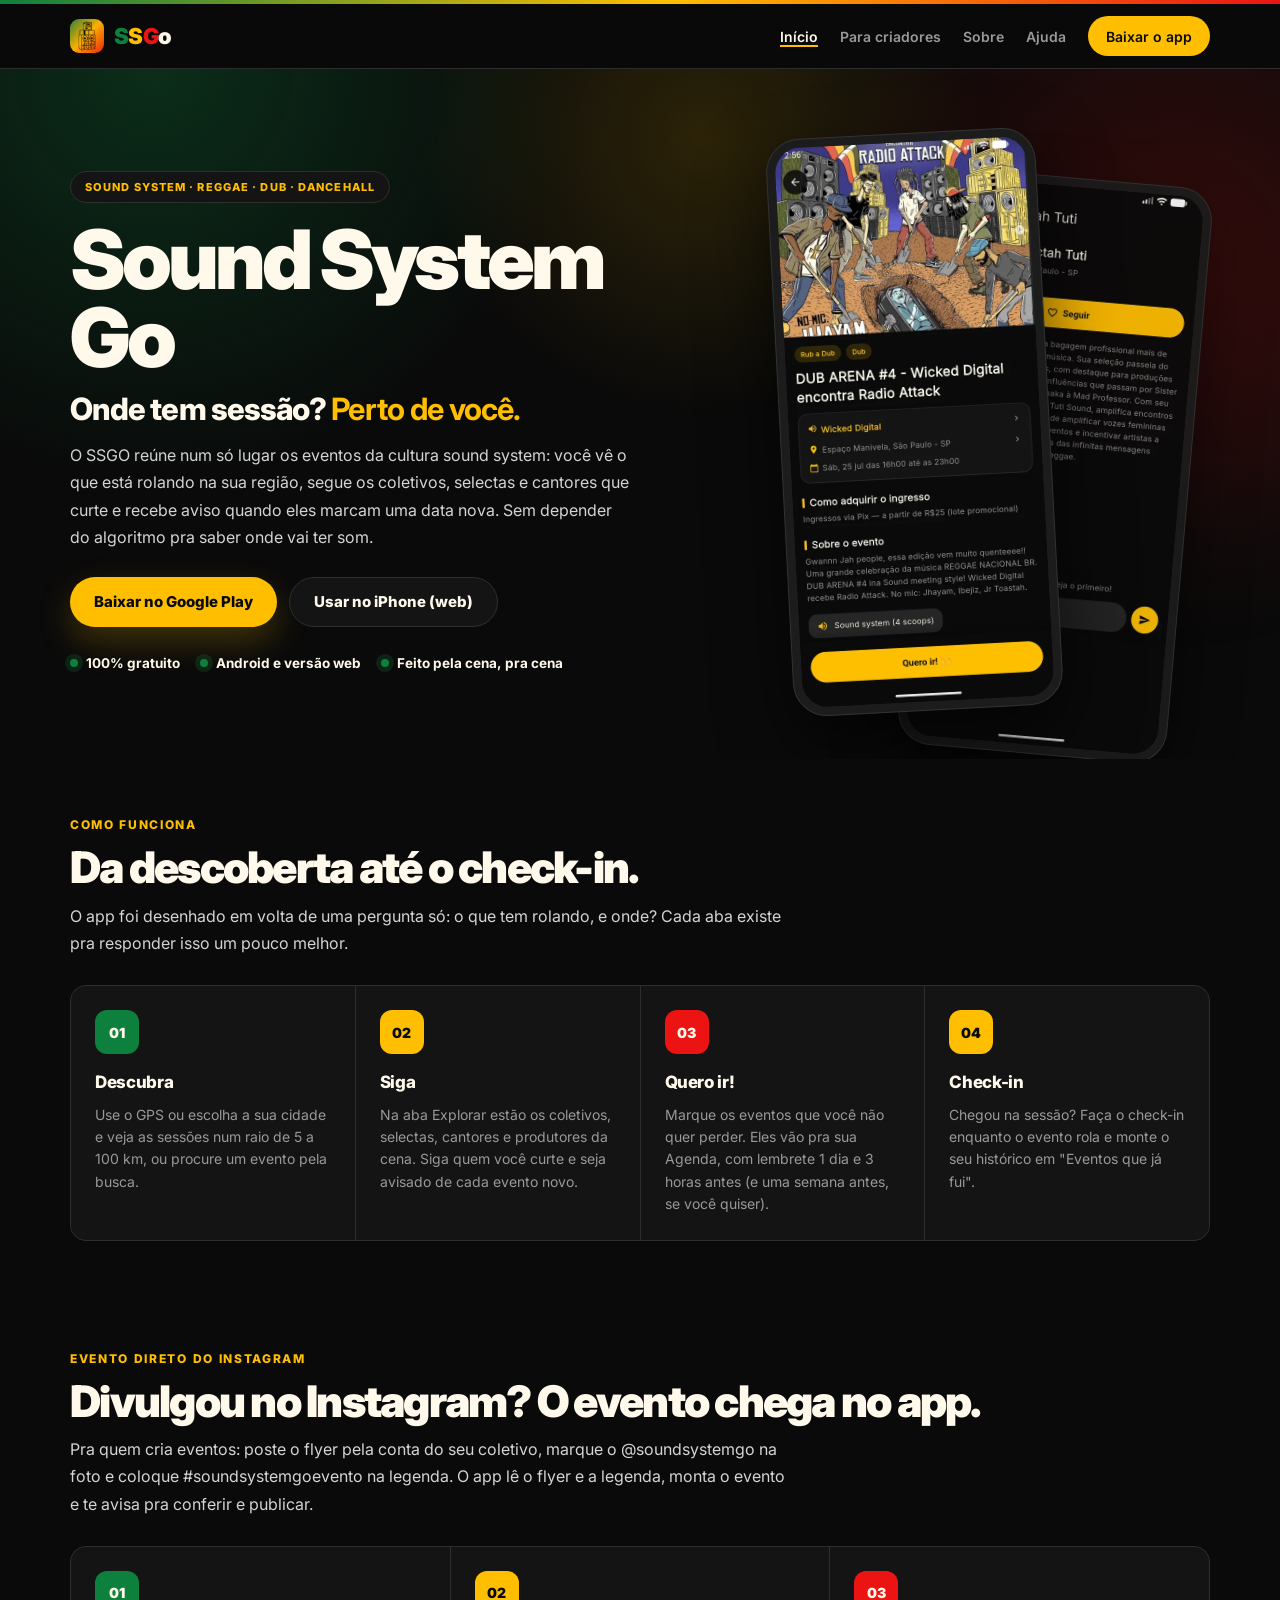
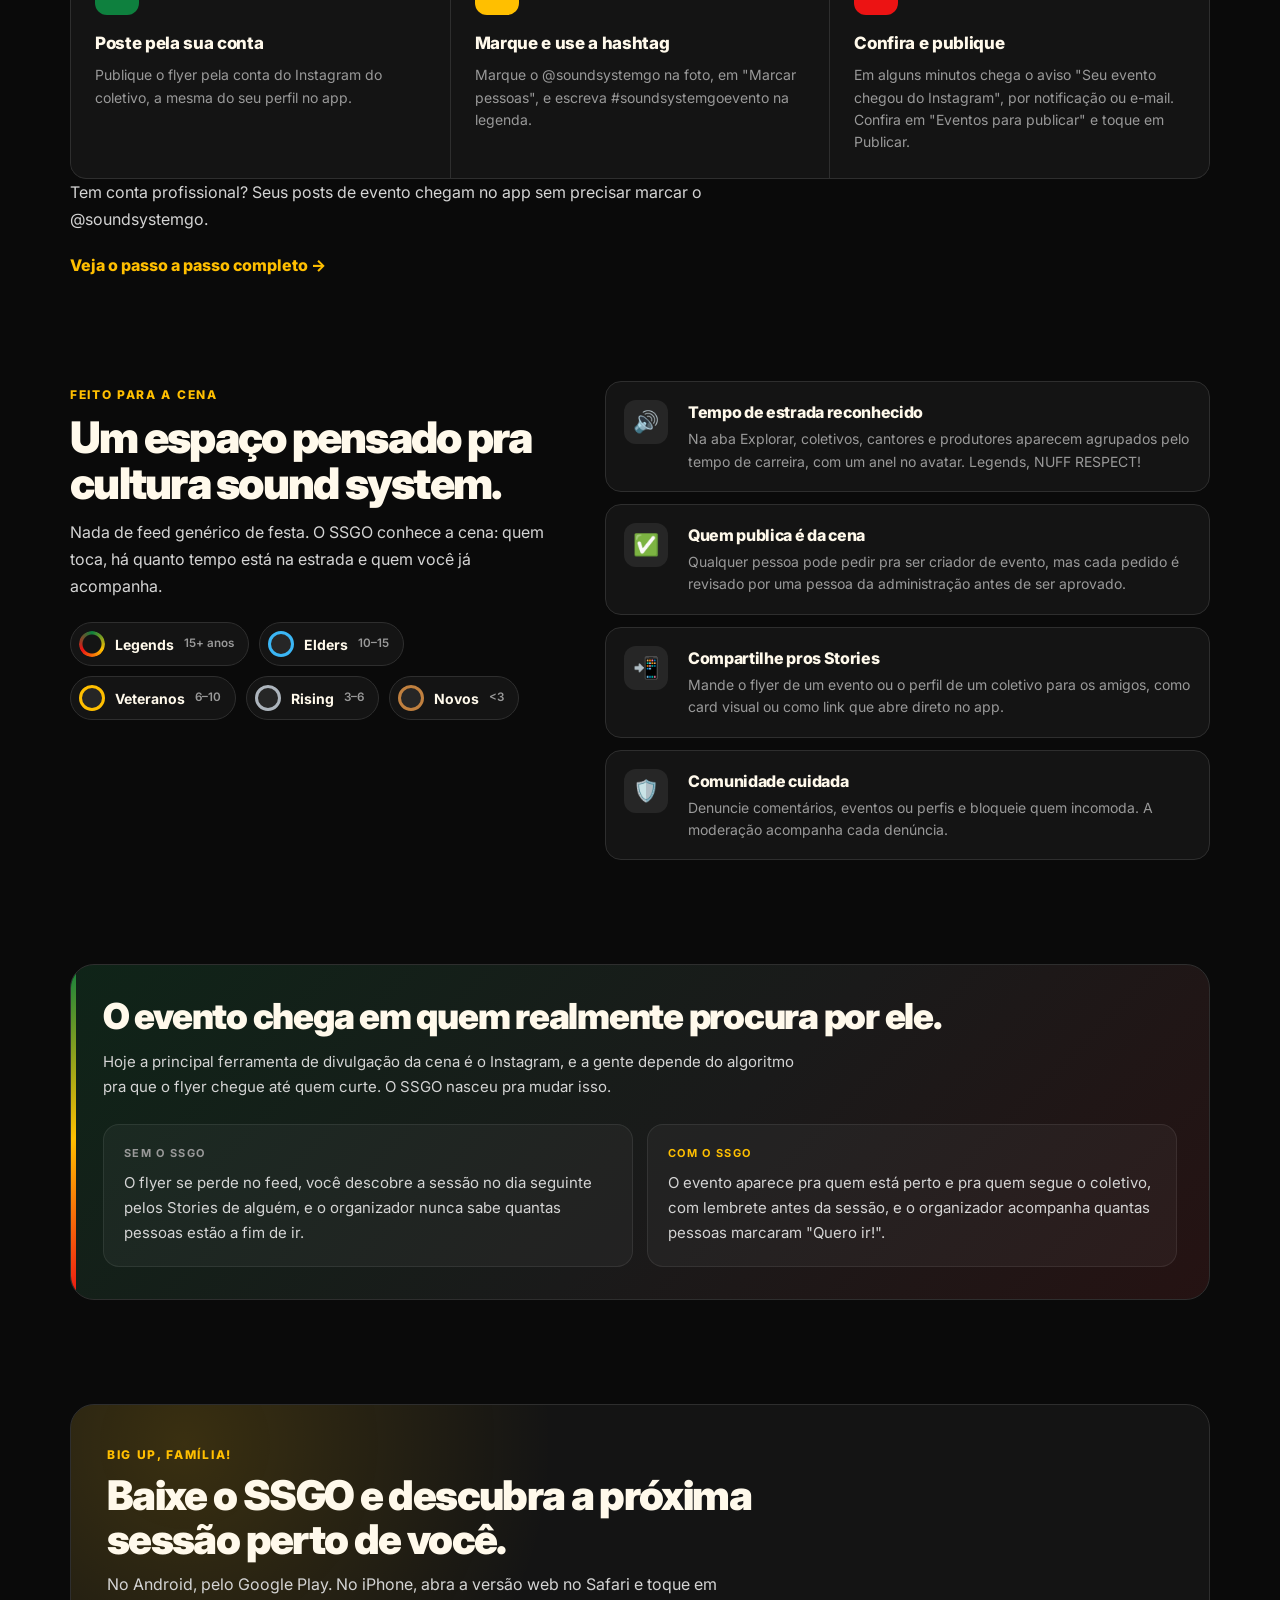
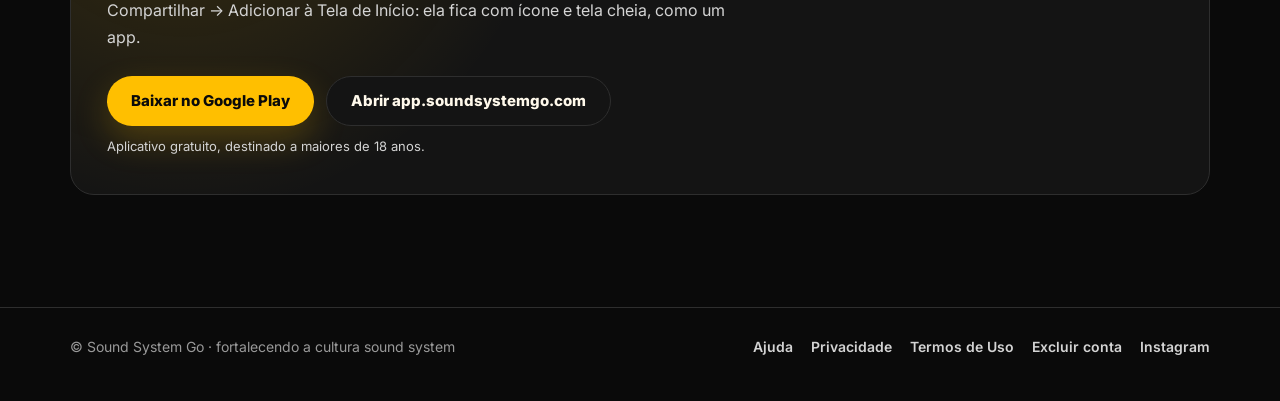
<file: index.html>
<!doctype html>
<html lang="pt-BR">
<head>
<meta charset="utf-8">
<meta name="viewport" content="width=device-width, initial-scale=1">
<title>Sound System Go — Eventos sound system e reggae perto de você</title>
<meta name="description" content="O SSGO reúne as sessões de sound system, reggae, dub e dancehall perto de você. Siga coletivos, selectas e cantores, marque &quot;Quero ir!&quot; e receba lembretes. 100% gratuito.">
<meta name="theme-color" content="#0a0a0a">
<meta property="og:type" content="website">
<meta property="og:title" content="Sound System Go">
<meta property="og:description" content="Eventos sound system perto de você.">
<meta property="og:url" content="https://soundsystemgo.com/">
<meta property="og:image" content="https://soundsystemgo.com/assets/og.jpg?v=2">
<meta property="og:image:width" content="1200">
<meta property="og:image:height" content="630">
<meta property="og:image:alt" content="SSGo — Eventos sound system perto de você">
<meta name="twitter:card" content="summary_large_image">
<link rel="icon" type="image/png" href="assets/favicon.png">
<link rel="apple-touch-icon" href="assets/icone.png">
<link rel="preconnect" href="https://fonts.googleapis.com">
<link rel="preconnect" href="https://fonts.gstatic.com" crossorigin>
<link href="https://fonts.googleapis.com/css2?family=Inter:wght@400;500;600;700;800;900&display=swap" rel="stylesheet">
<link rel="stylesheet" href="assets/styles.css">
</head>
<body>

<header class="public-header">
  <div class="rasta-bar"></div>
  <div class="container">
    <a class="brand" href="index.html"><img src="assets/icone.png" alt=""><span class="wordmark"><span class="g">S</span><span class="y">S</span><span class="r">G</span>o</span></a>
    <a class="header-cta header-cta-mobile" href="#baixar">Baixar</a>
    <nav class="nav" aria-label="Principal">
      <a href="index.html" aria-current="page">Início</a>
      <a href="criadores.html">Para criadores</a>
      <a href="sobre.html">Sobre</a>
      <a href="ajuda.html">Ajuda</a>
      <a class="header-cta" href="#baixar">Baixar o app</a>
    </nav>
  </div>
</header>

<main>
<section class="hero">
  <div class="container hero-grid">
    <div>
      <span class="kicker">Sound system · reggae · dub · dancehall</span>
      <h1>Sound System Go</h1>
      <p class="statement">Onde tem sessão? <strong>Perto de você.</strong></p>
      <p class="hero-text">
        O SSGO reúne num só lugar os eventos da cultura sound system: você vê o que está rolando
        na sua região, segue os coletivos, selectas e cantores que curte e recebe aviso quando eles
        marcam uma data nova. Sem depender do algoritmo pra saber onde vai ter som.
      </p>
      <div class="actions">
        <a class="primary-action" href="https://play.google.com/store/apps/details?id=com.soundsystemgo.app">Baixar no Google Play</a>
        <a class="secondary-action" href="https://app.soundsystemgo.com">Usar no iPhone (web)</a>
      </div>
      <div class="hero-points">
        <span>100% gratuito</span>
        <span>Android e versão web</span>
        <span>Feito pela cena, pra cena</span>
      </div>
    </div>
    <div class="phones" aria-hidden="true">
      <div class="phone"><img src="assets/tela-evento.webp" alt="" width="540" height="1200"></div>
      <div class="phone"><img src="assets/tela-perfil.webp" alt="" width="540" height="1200" loading="lazy"></div>
    </div>
  </div>
</section>

<section class="section" id="como-funciona">
  <div class="container">
    <span class="eyebrow">Como funciona</span>
    <h2 class="section-title">Da descoberta até o check-in.</h2>
    <p class="section-text">O app foi desenhado em volta de uma pergunta só: o que tem rolando, e onde?
      Cada aba existe pra responder isso um pouco melhor.</p>
    <div class="process-grid">
      <div class="process-card">
        <span>01</span>
        <h3>Descubra</h3>
        <p>Use o GPS ou escolha a sua cidade e veja as sessões num raio de 5 a 100 km, ou procure um evento pela busca.</p>
      </div>
      <div class="process-card">
        <span>02</span>
        <h3>Siga</h3>
        <p>Na aba Explorar estão os coletivos, selectas, cantores e produtores da cena. Siga quem você curte e seja avisado de cada evento novo.</p>
      </div>
      <div class="process-card">
        <span>03</span>
        <h3>Quero ir!</h3>
        <p>Marque os eventos que você não quer perder. Eles vão pra sua Agenda, com lembrete 1 dia e 3 horas antes (e uma semana antes, se você quiser).</p>
      </div>
      <div class="process-card">
        <span>04</span>
        <h3>Check-in</h3>
        <p>Chegou na sessão? Faça o check-in enquanto o evento rola e monte o seu histórico em "Eventos que já fui".</p>
      </div>
    </div>
  </div>
</section>

<section class="section" id="instagram">
  <div class="container">
    <span class="eyebrow">Evento direto do Instagram</span>
    <h2 class="section-title">Divulgou no Instagram? O evento chega no app.</h2>
    <p class="section-text">Pra quem cria eventos: poste o flyer pela conta do seu coletivo, marque o
      @soundsystemgo na foto e coloque #soundsystemgoevento na legenda. O app lê o flyer e a legenda,
      monta o evento e te avisa pra conferir e publicar.</p>
    <div class="process-grid three">
      <div class="process-card">
        <span>01</span>
        <h3>Poste pela sua conta</h3>
        <p>Publique o flyer pela conta do Instagram do coletivo, a mesma do seu perfil no app.</p>
      </div>
      <div class="process-card">
        <span>02</span>
        <h3>Marque e use a hashtag</h3>
        <p>Marque o @soundsystemgo na foto, em "Marcar pessoas", e escreva #soundsystemgoevento na legenda.</p>
      </div>
      <div class="process-card">
        <span>03</span>
        <h3>Confira e publique</h3>
        <p>Em alguns minutos chega o aviso "Seu evento chegou do Instagram", por notificação ou e-mail. Confira em "Eventos para publicar" e toque em Publicar.</p>
      </div>
    </div>
    <p class="section-text">Tem conta profissional? Seus posts de evento chegam no app sem precisar marcar o @soundsystemgo.</p>
    <a class="section-link" href="criadores.html#instagram">Veja o passo a passo completo →</a>
  </div>
</section>

<section class="section">
  <div class="container split">
    <div>
      <span class="eyebrow">Feito para a cena</span>
      <h2 class="section-title">Um espaço pensado pra cultura sound system.</h2>
      <p class="section-text">Nada de feed genérico de festa. O SSGO conhece a cena: quem toca, há quanto
        tempo está na estrada e quem você já acompanha.</p>
      <div class="tiers" aria-label="Tiers de carreira">
        <span class="tier legends"><i></i>Legends <small>15+ anos</small></span>
        <span class="tier" style="--ring:#3bb6f5"><i></i>Elders <small>10–15</small></span>
        <span class="tier" style="--ring:#ffbf00"><i></i>Veteranos <small>6–10</small></span>
        <span class="tier" style="--ring:#adb5bd"><i></i>Rising <small>3–6</small></span>
        <span class="tier" style="--ring:#c0803f"><i></i>Novos <small>&lt;3</small></span>
      </div>
    </div>
    <div class="capability-list">
      <div class="capability-item">
        <div class="capability-icon">🔊</div>
        <div>
          <h3>Tempo de estrada reconhecido</h3>
          <p>Na aba Explorar, coletivos, cantores e produtores aparecem agrupados pelo tempo de carreira, com um anel no avatar. Legends, NUFF RESPECT!</p>
        </div>
      </div>
      <div class="capability-item">
        <div class="capability-icon">✅</div>
        <div>
          <h3>Quem publica é da cena</h3>
          <p>Qualquer pessoa pode pedir pra ser criador de evento, mas cada pedido é revisado por uma pessoa da administração antes de ser aprovado.</p>
        </div>
      </div>
      <div class="capability-item">
        <div class="capability-icon">📲</div>
        <div>
          <h3>Compartilhe pros Stories</h3>
          <p>Mande o flyer de um evento ou o perfil de um coletivo para os amigos, como card visual ou como link que abre direto no app.</p>
        </div>
      </div>
      <div class="capability-item">
        <div class="capability-icon">🛡️</div>
        <div>
          <h3>Comunidade cuidada</h3>
          <p>Denuncie comentários, eventos ou perfis e bloqueie quem incomoda. A moderação acompanha cada denúncia.</p>
        </div>
      </div>
    </div>
  </div>
</section>

<section class="section">
  <div class="container">
    <div class="time-card">
      <h2>O evento chega em quem realmente procura por ele.</h2>
      <p>Hoje a principal ferramenta de divulgação da cena é o Instagram, e a gente depende do algoritmo
        pra que o flyer chegue até quem curte. O SSGO nasceu pra mudar isso.</p>
      <div class="compare">
        <div class="compare-box">
          <b>Sem o SSGO</b>
          <p>O flyer se perde no feed, você descobre a sessão no dia seguinte pelos Stories de alguém,
            e o organizador nunca sabe quantas pessoas estão a fim de ir.</p>
        </div>
        <div class="compare-box after">
          <b>Com o SSGO</b>
          <p>O evento aparece pra quem está perto e pra quem segue o coletivo, com lembrete antes da
            sessão, e o organizador acompanha quantas pessoas marcaram "Quero ir!".</p>
        </div>
      </div>
    </div>
  </div>
</section>

<section class="section" id="baixar">
  <div class="container">
    <div class="final-cta">
      <span class="eyebrow">Big up, família!</span>
      <h2>Baixe o SSGO e descubra a próxima sessão perto de você.</h2>
      <p>No Android, pelo Google Play. No iPhone, abra a versão web no Safari e toque em
        Compartilhar → Adicionar à Tela de Início: ela fica com ícone e tela cheia, como um app.</p>
      <div class="actions">
        <a class="primary-action" href="https://play.google.com/store/apps/details?id=com.soundsystemgo.app">Baixar no Google Play</a>
        <a class="secondary-action" href="https://app.soundsystemgo.com">Abrir app.soundsystemgo.com</a>
      </div>
      <p class="store-note">Aplicativo gratuito, destinado a maiores de 18 anos.</p>
    </div>
  </div>
</section>
</main>

<footer>
  <div class="container">
    <span>© Sound System Go · fortalecendo a cultura sound system</span>
    <nav aria-label="Rodapé">
      <a href="ajuda.html">Ajuda</a>
      <a href="https://soundsystemgoapp.github.io/privacy.html">Privacidade</a>
      <a href="https://soundsystemgoapp.github.io/terms.html">Termos de Uso</a>
      <a href="https://soundsystemgoapp.github.io/delete-account.html">Excluir conta</a>
      <a href="https://www.instagram.com/soundsystemgo">Instagram</a>
    </nav>
  </div>
</footer>

</body>
</html>
</file>
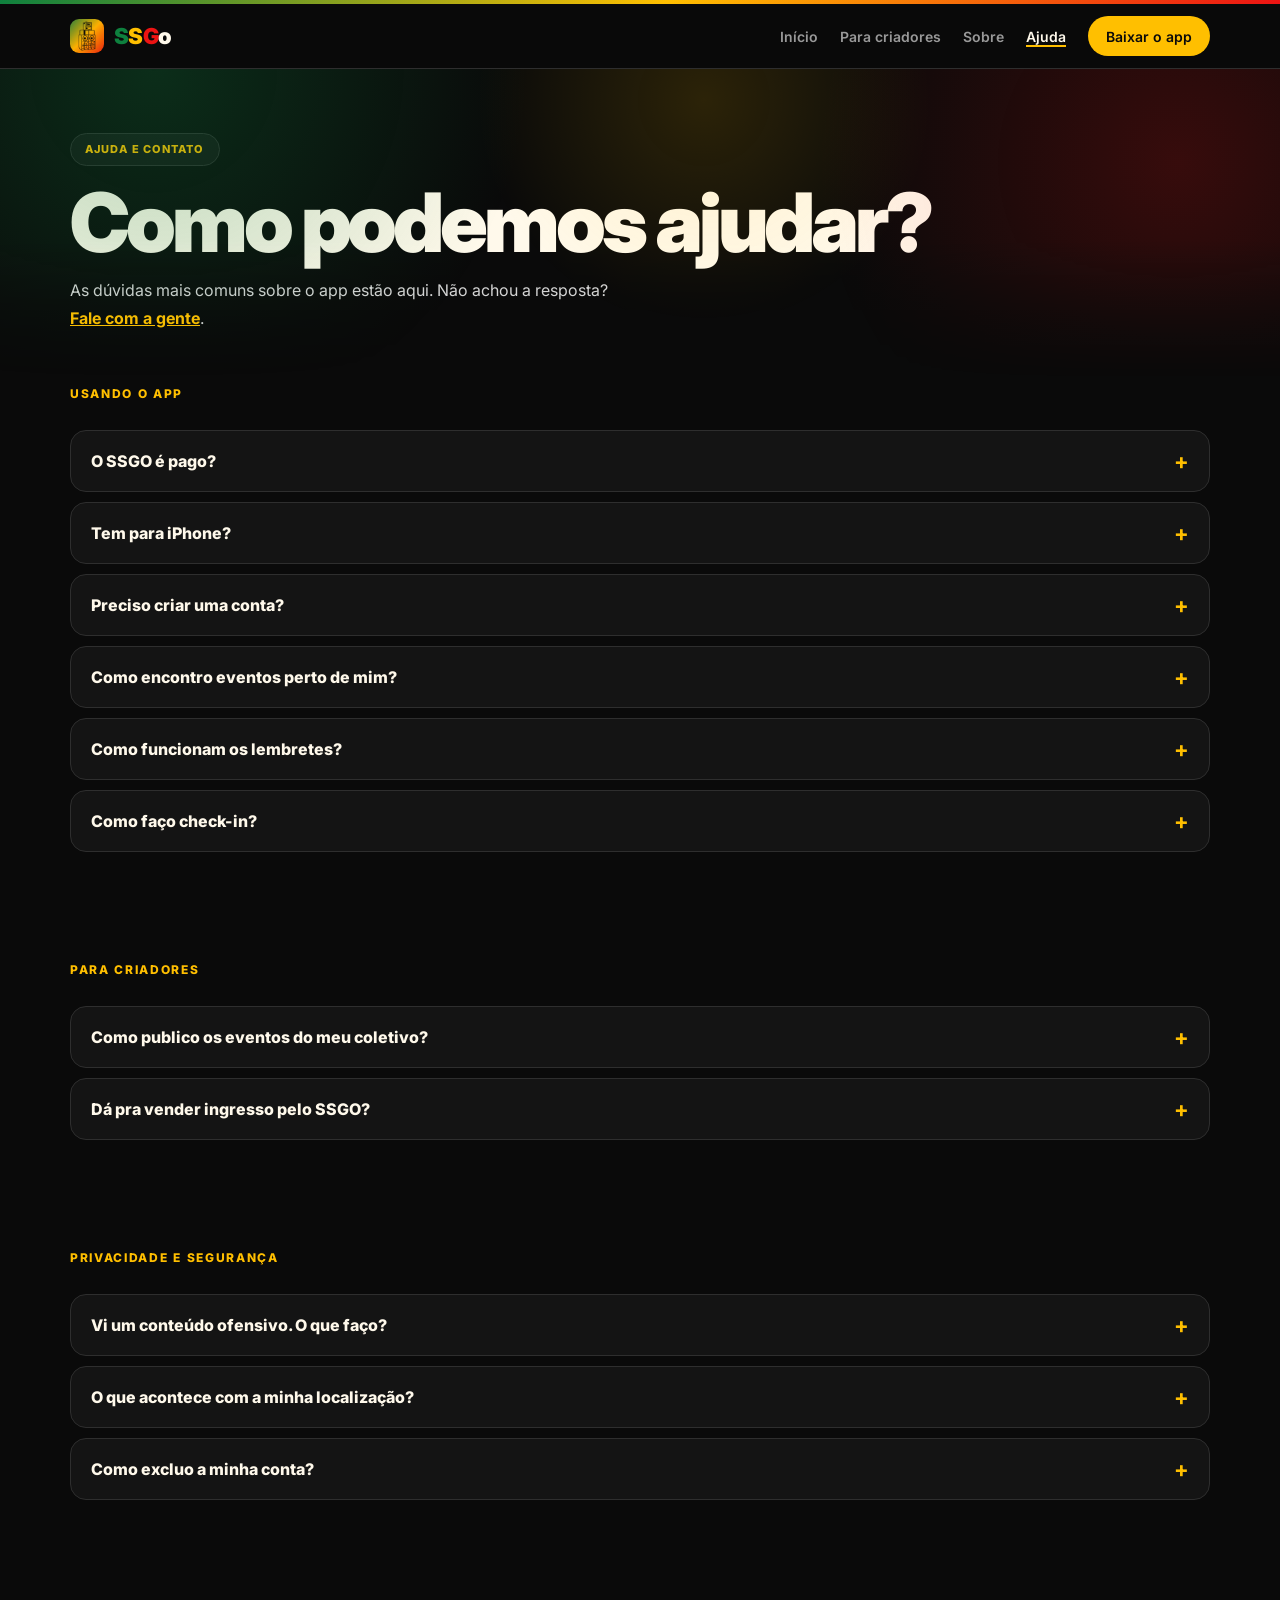
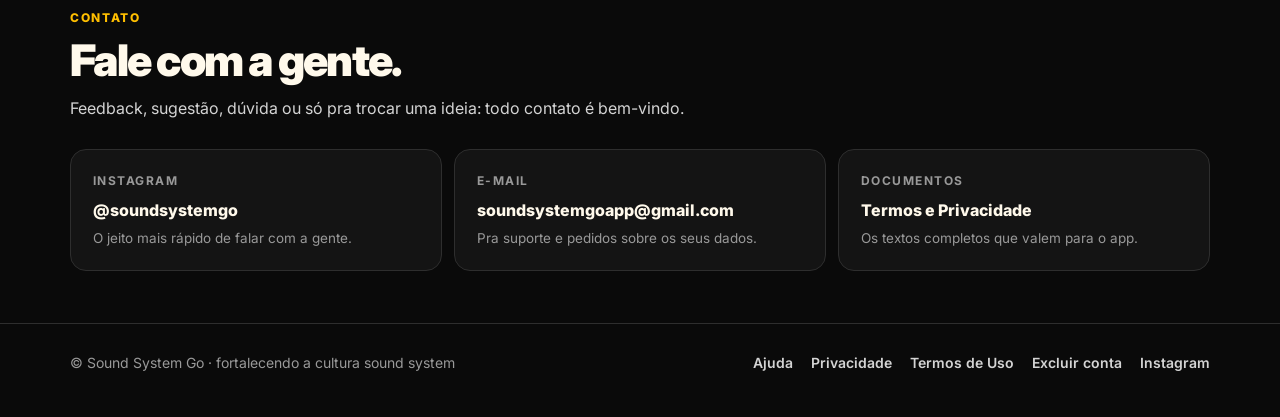
<file: ajuda.html>
<!doctype html>
<html lang="pt-BR">
<head>
<meta charset="utf-8">
<meta name="viewport" content="width=device-width, initial-scale=1">
<title>Ajuda — Sound System Go</title>
<meta name="description" content="Perguntas frequentes sobre o SSGO: iPhone, lembretes, como virar criador de evento, privacidade, exclusão de conta e contato.">
<meta name="theme-color" content="#0a0a0a">
<meta property="og:type" content="website">
<meta property="og:title" content="Ajuda — Sound System Go">
<meta property="og:description" content="Perguntas frequentes e contato.">
<meta property="og:url" content="https://soundsystemgo.com/ajuda.html">
<meta property="og:image" content="https://soundsystemgo.com/assets/og.jpg?v=2">
<meta property="og:image:width" content="1200">
<meta property="og:image:height" content="630">
<meta property="og:image:alt" content="SSGo — Eventos sound system perto de você">
<meta name="twitter:card" content="summary_large_image">
<link rel="icon" type="image/png" href="assets/favicon.png">
<link rel="apple-touch-icon" href="assets/icone.png">
<link rel="preconnect" href="https://fonts.googleapis.com">
<link rel="preconnect" href="https://fonts.gstatic.com" crossorigin>
<link href="https://fonts.googleapis.com/css2?family=Inter:wght@400;500;600;700;800;900&display=swap" rel="stylesheet">
<link rel="stylesheet" href="assets/styles.css">
</head>
<body>

<header class="public-header">
  <div class="rasta-bar"></div>
  <div class="container">
    <a class="brand" href="index.html"><img src="assets/icone.png" alt=""><span class="wordmark"><span class="g">S</span><span class="y">S</span><span class="r">G</span>o</span></a>
    <a class="header-cta header-cta-mobile" href="index.html#baixar">Baixar</a>
    <nav class="nav" aria-label="Principal">
      <a href="index.html">Início</a>
      <a href="criadores.html">Para criadores</a>
      <a href="sobre.html">Sobre</a>
      <a href="ajuda.html" aria-current="page">Ajuda</a>
      <a class="header-cta" href="index.html#baixar">Baixar o app</a>
    </nav>
  </div>
</header>

<main>
<section class="hero">
  <div class="container">
    <span class="kicker">Ajuda e contato</span>
    <h1>Como podemos ajudar?</h1>
    <p class="hero-text">As dúvidas mais comuns sobre o app estão aqui. Não achou a resposta?
      <a href="#contato" style="color:var(--gold);font-weight:700">Fale com a gente</a>.</p>
  </div>
</section>

<section class="section" style="padding-top:0">
  <div class="container">
    <span class="eyebrow">Usando o app</span>
    <div class="faq">
      <details>
        <summary>O SSGO é pago?</summary>
        <div><p>Não. O app é 100% gratuito, tanto pra quem procura eventos quanto pra quem publica.</p></div>
      </details>
      <details>
        <summary>Tem para iPhone?</summary>
        <div>
          <p>Por enquanto o app está no Google Play (Android). No iPhone, use a versão web: abra
            <a href="https://app.soundsystemgo.com">app.soundsystemgo.com</a> no Safari, toque em
            Compartilhar → Adicionar à Tela de Início, e ele fica com ícone e tela cheia, como um app.</p>
        </div>
      </details>
      <details>
        <summary>Preciso criar uma conta?</summary>
        <div>
          <p>Sim. Você entra com a sua conta Google ou com e-mail e senha (confirmados por um código
            enviado por e-mail). O uso do SSGO é permitido apenas a maiores de 18 anos.</p>
        </div>
      </details>
      <details>
        <summary>Como encontro eventos perto de mim?</summary>
        <div>
          <p>Ative a localização pelo GPS ou escolha a sua cidade. A aba Eventos mostra as sessões num
            raio que você ajusta de 5 a 100 km (o padrão é 30 km), além dos eventos de quem você segue.</p>
        </div>
      </details>
      <details>
        <summary>Como funcionam os lembretes?</summary>
        <div>
          <p>Marque "Quero ir!" num evento e ele vai pra sua Agenda. Você recebe lembrete 1 dia antes e
            3 horas antes, e pode ligar também o lembrete de uma semana antes.</p>
          <p>Tudo isso, e o aviso de evento novo de quem você segue, pode ser ligado ou desligado em
            Configurações → Notificações.</p>
        </div>
      </details>
      <details>
        <summary>Como faço check-in?</summary>
        <div>
          <p>O botão de check-in aparece na página do evento enquanto ele está acontecendo. Cada
            check-in fica guardado em Perfil → "Eventos que já fui".</p>
        </div>
      </details>
    </div>
  </div>
</section>

<section class="section">
  <div class="container">
    <span class="eyebrow">Para criadores</span>
    <div class="faq">
      <details>
        <summary>Como publico os eventos do meu coletivo?</summary>
        <div>
          <p>No Perfil, toque em "Quero ser um criador de evento" e informe a modalidade (coletivo,
            selecta, cantor ou produtor), o @ do Instagram, o estado e a cidade. A administração
            confere o pedido e você recebe uma notificação quando ele for aprovado.
            <a href="criadores.html">Veja o passo a passo</a>.</p>
        </div>
      </details>
      <details>
        <summary>Dá pra vender ingresso pelo SSGO?</summary>
        <div>
          <p>Ainda não, mas está em construção: ingresso com QR code nominal, pagamento por Pix e
            leitura na portaria. Por enquanto, o evento pode trazer o link e as instruções de compra
            que o organizador já usa.</p>
        </div>
      </details>
    </div>
  </div>
</section>

<section class="section">
  <div class="container">
    <span class="eyebrow">Privacidade e segurança</span>
    <div class="faq">
      <details>
        <summary>Vi um conteúdo ofensivo. O que faço?</summary>
        <div>
          <p>Você pode denunciar um comentário, um evento ou um perfil direto no app, e bloquear o autor
            de um comentário. A administração analisa cada denúncia, sem ver quem denunciou.</p>
        </div>
      </details>
      <details>
        <summary>O que acontece com a minha localização?</summary>
        <div>
          <p>Ela fica guardada só no seu aparelho. As coordenadas vão ao servidor apenas pra buscar os
            eventos próximos. Detalhes na <a href="https://soundsystemgoapp.github.io/privacy.html">Política de Privacidade</a>.</p>
        </div>
      </details>
      <details>
        <summary>Como excluo a minha conta?</summary>
        <div>
          <p>No app: Configurações → Privacidade e Segurança → Excluir conta. A ação é permanente.</p>
          <p>Sem acesso ao app? Veja como pedir a exclusão na
            <a href="https://soundsystemgoapp.github.io/delete-account.html">página de exclusão de conta</a>.</p>
        </div>
      </details>
    </div>
  </div>
</section>

<section class="section" id="contato">
  <div class="container">
    <span class="eyebrow">Contato</span>
    <h2 class="section-title">Fale com a gente.</h2>
    <p class="section-text">Feedback, sugestão, dúvida ou só pra trocar uma ideia: todo contato é bem-vindo.</p>
    <div class="contact-grid">
      <a class="contact-card" href="https://www.instagram.com/soundsystemgo">
        <b>Instagram</b>
        <span>@soundsystemgo</span>
        <small>O jeito mais rápido de falar com a gente.</small>
      </a>
      <a class="contact-card" href="mailto:soundsystemgoapp@gmail.com">
        <b>E-mail</b>
        <span>soundsystemgoapp@gmail.com</span>
        <small>Pra suporte e pedidos sobre os seus dados.</small>
      </a>
      <a class="contact-card" href="https://soundsystemgoapp.github.io/terms.html">
        <b>Documentos</b>
        <span>Termos e Privacidade</span>
        <small>Os textos completos que valem para o app.</small>
      </a>
    </div>
  </div>
</section>
</main>

<footer>
  <div class="container">
    <span>© Sound System Go · fortalecendo a cultura sound system</span>
    <nav aria-label="Rodapé">
      <a href="ajuda.html">Ajuda</a>
      <a href="https://soundsystemgoapp.github.io/privacy.html">Privacidade</a>
      <a href="https://soundsystemgoapp.github.io/terms.html">Termos de Uso</a>
      <a href="https://soundsystemgoapp.github.io/delete-account.html">Excluir conta</a>
      <a href="https://www.instagram.com/soundsystemgo">Instagram</a>
    </nav>
  </div>
</footer>

</body>
</html>
</file>
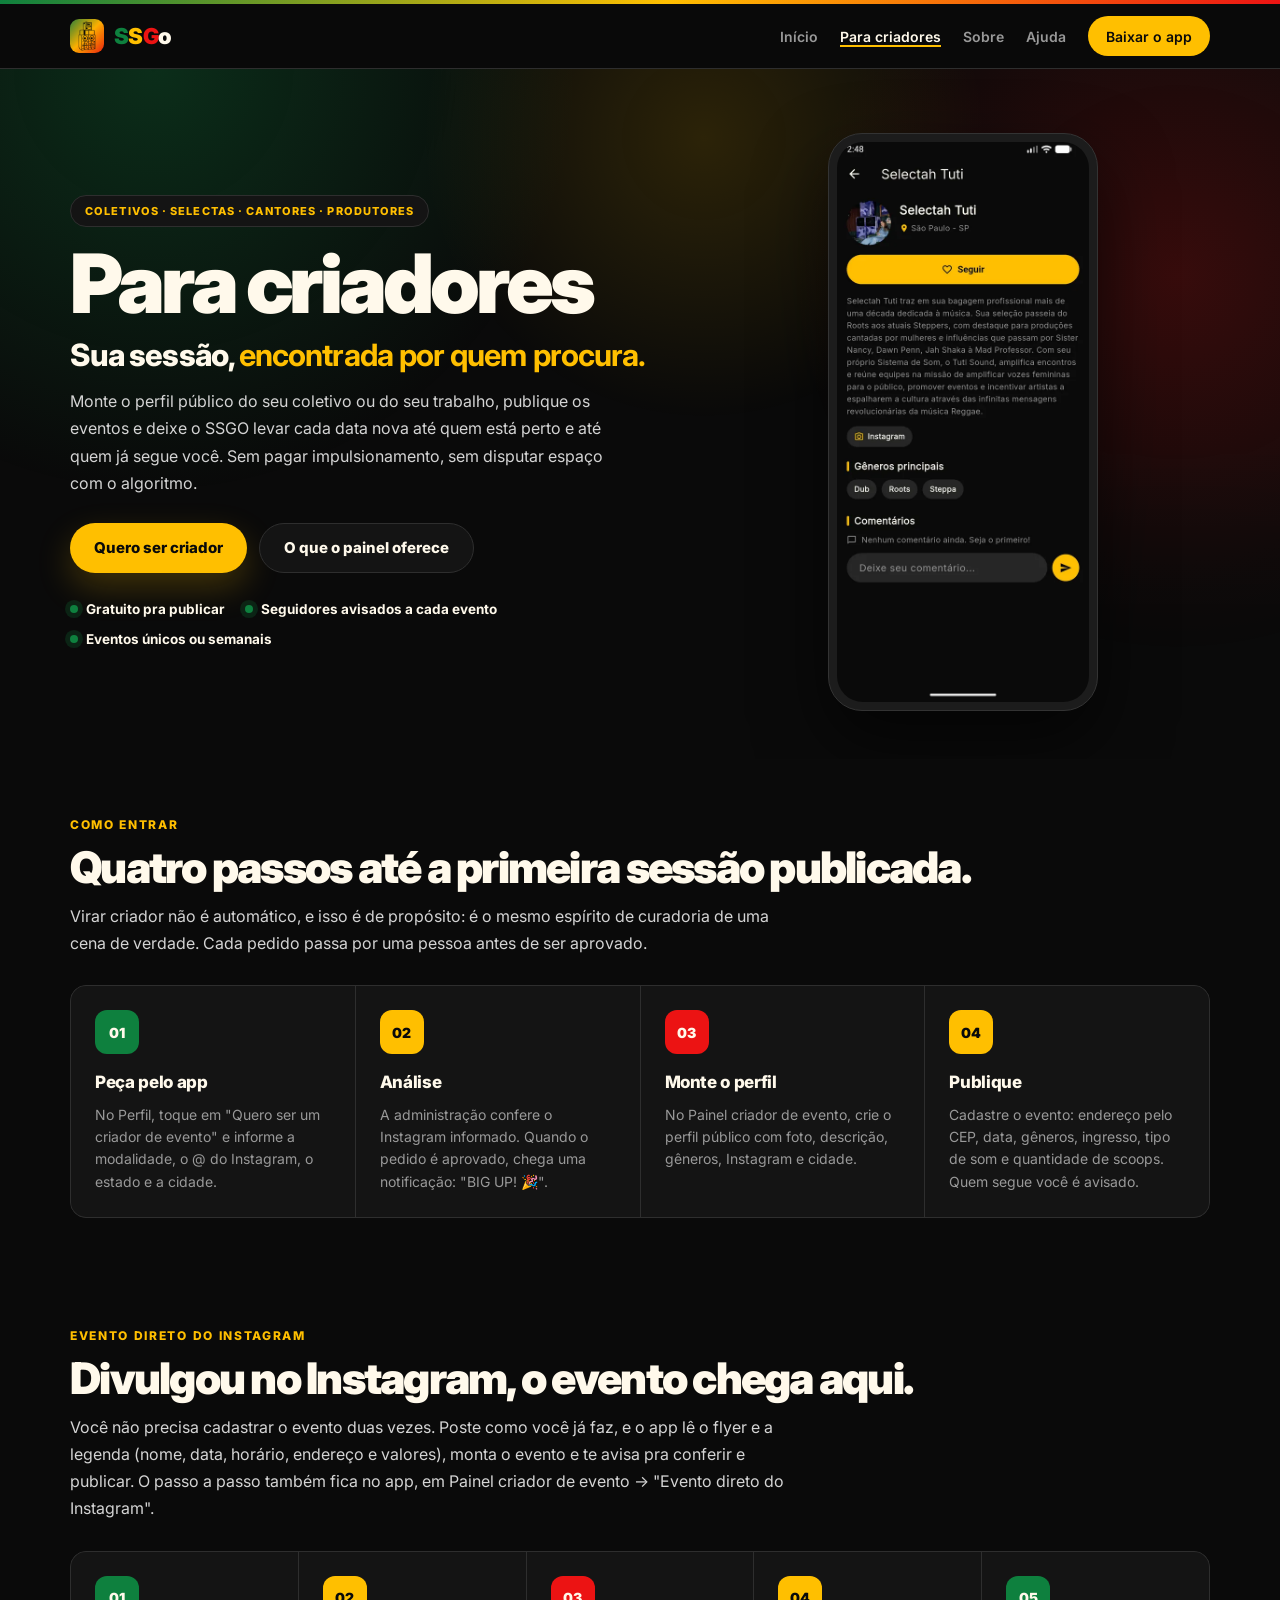
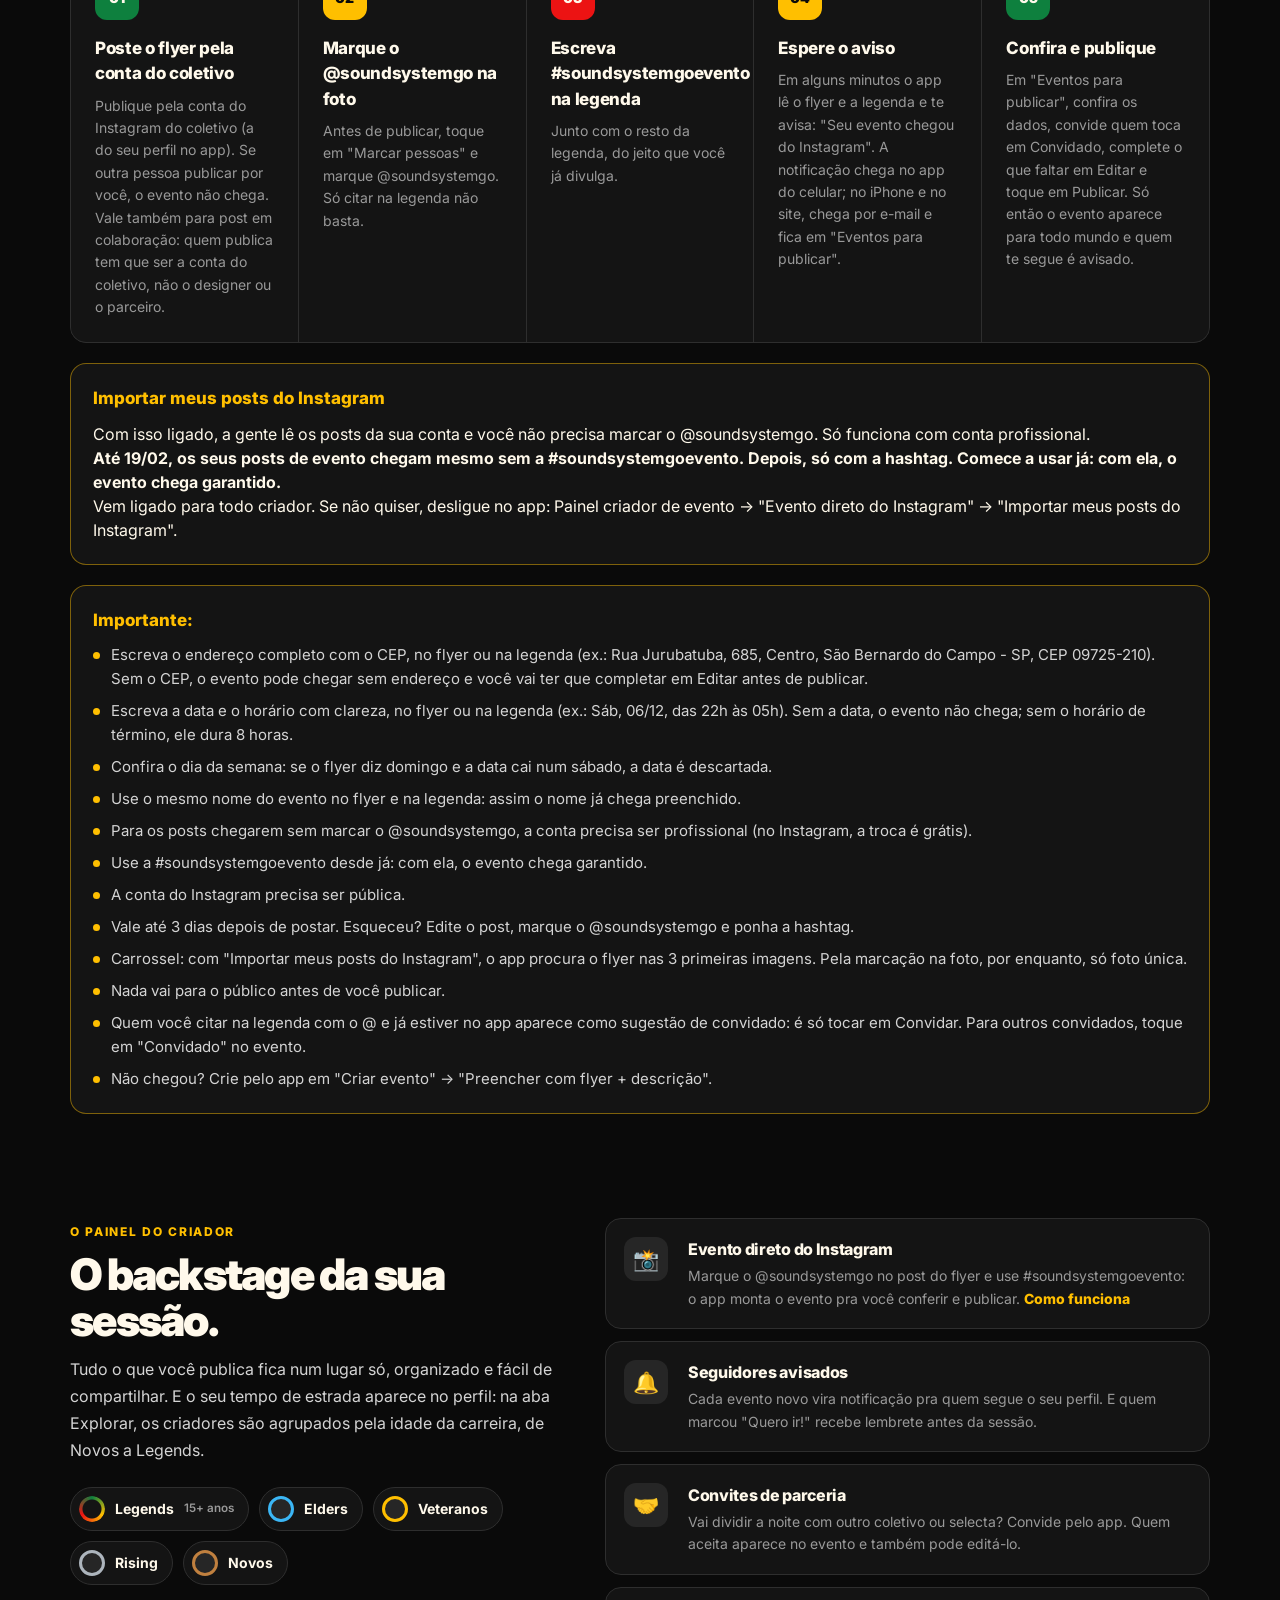
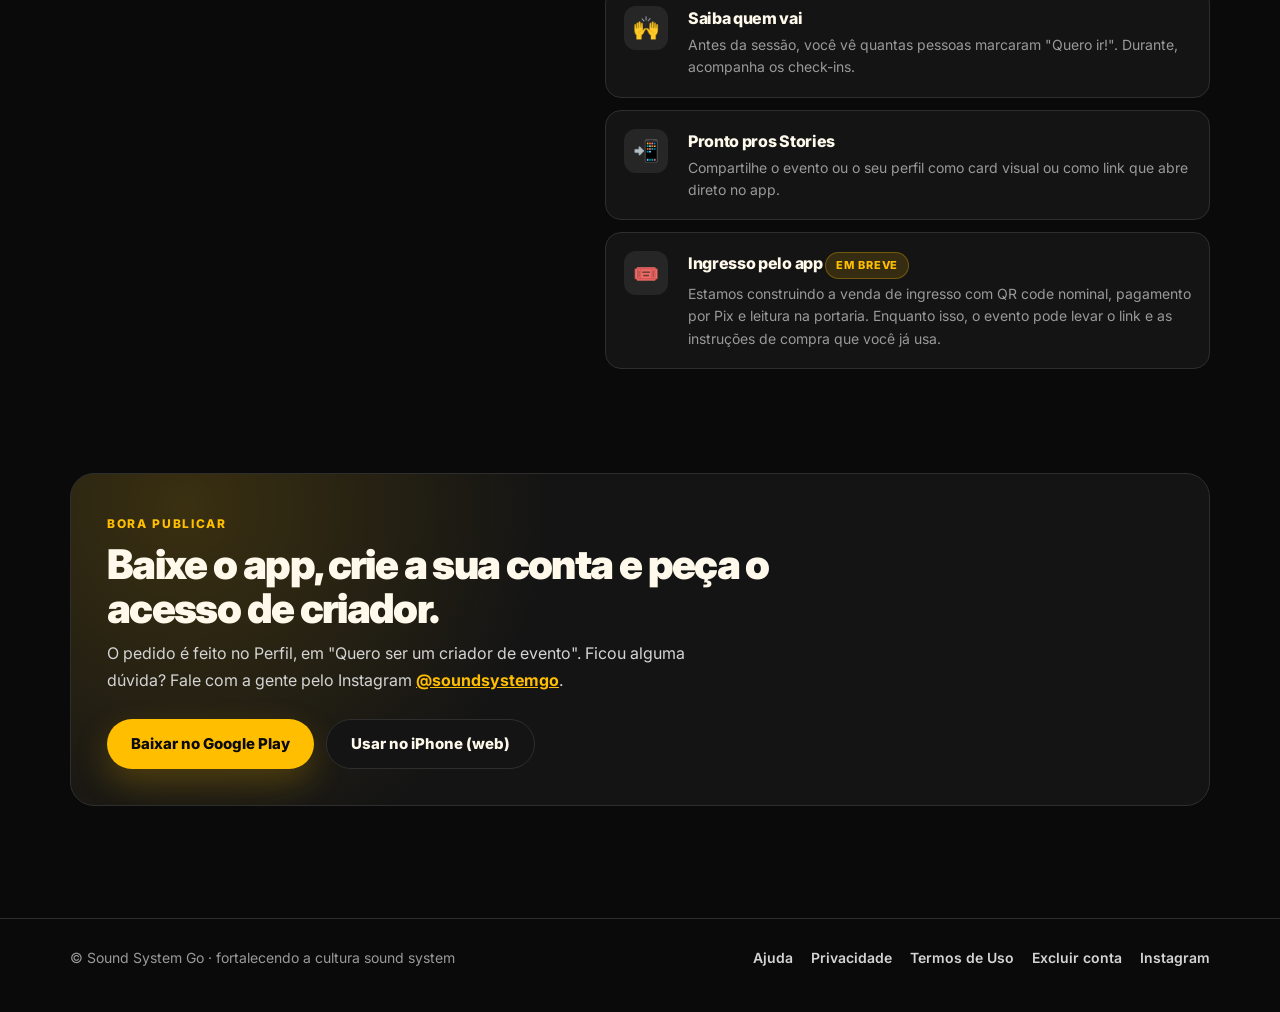
<file: criadores.html>
<!doctype html>
<html lang="pt-BR">
<head>
<meta charset="utf-8">
<meta name="viewport" content="width=device-width, initial-scale=1">
<title>Para criadores — Sound System Go</title>
<meta name="description" content="Coletivo, selecta, cantor ou produtor? Publique suas sessões no SSGO e alcance quem está perto e quem segue o seu trabalho. Gratuito.">
<meta name="theme-color" content="#0a0a0a">
<meta property="og:type" content="website">
<meta property="og:title" content="Para criadores — Sound System Go">
<meta property="og:description" content="Sua sessão, encontrada por quem procura.">
<meta property="og:url" content="https://soundsystemgo.com/criadores.html">
<meta property="og:image" content="https://soundsystemgo.com/assets/og.jpg?v=2">
<meta property="og:image:width" content="1200">
<meta property="og:image:height" content="630">
<meta property="og:image:alt" content="SSGo — Eventos sound system perto de você">
<meta name="twitter:card" content="summary_large_image">
<link rel="icon" type="image/png" href="assets/favicon.png">
<link rel="apple-touch-icon" href="assets/icone.png">
<link rel="preconnect" href="https://fonts.googleapis.com">
<link rel="preconnect" href="https://fonts.gstatic.com" crossorigin>
<link href="https://fonts.googleapis.com/css2?family=Inter:wght@400;500;600;700;800;900&display=swap" rel="stylesheet">
<link rel="stylesheet" href="assets/styles.css">
</head>
<body>

<header class="public-header">
  <div class="rasta-bar"></div>
  <div class="container">
    <a class="brand" href="index.html"><img src="assets/icone.png" alt=""><span class="wordmark"><span class="g">S</span><span class="y">S</span><span class="r">G</span>o</span></a>
    <a class="header-cta header-cta-mobile" href="index.html#baixar">Baixar</a>
    <nav class="nav" aria-label="Principal">
      <a href="index.html">Início</a>
      <a href="criadores.html" aria-current="page">Para criadores</a>
      <a href="sobre.html">Sobre</a>
      <a href="ajuda.html">Ajuda</a>
      <a class="header-cta" href="index.html#baixar">Baixar o app</a>
    </nav>
  </div>
</header>

<main>
<section class="hero">
  <div class="container hero-grid">
    <div>
      <span class="kicker">Coletivos · selectas · cantores · produtores</span>
      <h1>Para criadores</h1>
      <p class="statement">Sua sessão, <strong>encontrada por quem procura.</strong></p>
      <p class="hero-text">
        Monte o perfil público do seu coletivo ou do seu trabalho, publique os eventos e deixe o SSGO
        levar cada data nova até quem está perto e até quem já segue você. Sem pagar impulsionamento,
        sem disputar espaço com o algoritmo.
      </p>
      <div class="actions">
        <a class="primary-action" href="#como-entrar">Quero ser criador</a>
        <a class="secondary-action" href="#o-que-voce-ganha">O que o painel oferece</a>
      </div>
      <div class="hero-points">
        <span>Gratuito pra publicar</span>
        <span>Seguidores avisados a cada evento</span>
        <span>Eventos únicos ou semanais</span>
      </div>
    </div>
    <div class="phones single" aria-hidden="true">
      <div class="phone"><img src="assets/tela-perfil.webp" alt="" width="540" height="1200"></div>
    </div>
  </div>
</section>

<section class="section" id="como-entrar">
  <div class="container">
    <span class="eyebrow">Como entrar</span>
    <h2 class="section-title">Quatro passos até a primeira sessão publicada.</h2>
    <p class="section-text">Virar criador não é automático, e isso é de propósito: é o mesmo espírito
      de curadoria de uma cena de verdade. Cada pedido passa por uma pessoa antes de ser aprovado.</p>
    <div class="process-grid">
      <div class="process-card">
        <span>01</span>
        <h3>Peça pelo app</h3>
        <p>No Perfil, toque em "Quero ser um criador de evento" e informe a modalidade, o @ do Instagram, o estado e a cidade.</p>
      </div>
      <div class="process-card">
        <span>02</span>
        <h3>Análise</h3>
        <p>A administração confere o Instagram informado. Quando o pedido é aprovado, chega uma notificação: "BIG UP! 🎉".</p>
      </div>
      <div class="process-card">
        <span>03</span>
        <h3>Monte o perfil</h3>
        <p>No Painel criador de evento, crie o perfil público com foto, descrição, gêneros, Instagram e cidade.</p>
      </div>
      <div class="process-card">
        <span>04</span>
        <h3>Publique</h3>
        <p>Cadastre o evento: endereço pelo CEP, data, gêneros, ingresso, tipo de som e quantidade de scoops. Quem segue você é avisado.</p>
      </div>
    </div>
  </div>
</section>

<section class="section" id="instagram">
  <div class="container">
    <span class="eyebrow">Evento direto do Instagram</span>
    <h2 class="section-title">Divulgou no Instagram, o evento chega aqui.</h2>
    <p class="section-text">Você não precisa cadastrar o evento duas vezes. Poste como você já faz, e o app
      lê o flyer e a legenda (nome, data, horário, endereço e valores), monta o evento e te avisa pra
      conferir e publicar. O passo a passo também fica no app, em Painel criador de evento → "Evento direto do Instagram".</p>
    <div class="process-grid five">
      <div class="process-card">
        <span>01</span>
        <h3>Poste o flyer pela conta do coletivo</h3>
        <p>Publique pela conta do Instagram do coletivo (a do seu perfil no app). Se outra pessoa publicar por você, o evento não chega. Vale também para post em colaboração: quem publica tem que ser a conta do coletivo, não o designer ou o parceiro.</p>
      </div>
      <div class="process-card">
        <span>02</span>
        <h3>Marque o @soundsystemgo na foto</h3>
        <p>Antes de publicar, toque em "Marcar pessoas" e marque @soundsystemgo. Só citar na legenda não basta.</p>
      </div>
      <div class="process-card">
        <span>03</span>
        <h3>Escreva #soundsystemgoevento na legenda</h3>
        <p>Junto com o resto da legenda, do jeito que você já divulga.</p>
      </div>
      <div class="process-card">
        <span>04</span>
        <h3>Espere o aviso</h3>
        <p>Em alguns minutos o app lê o flyer e a legenda e te avisa: "Seu evento chegou do Instagram". A notificação chega no app do celular; no iPhone e no site, chega por e-mail e fica em "Eventos para publicar".</p>
      </div>
      <div class="process-card">
        <span>05</span>
        <h3>Confira e publique</h3>
        <p>Em "Eventos para publicar", confira os dados, convide quem toca em Convidado, complete o que faltar em Editar e toque em Publicar. Só então o evento aparece para todo mundo e quem te segue é avisado.</p>
      </div>
    </div>
    <div class="important-box" id="importar-meus-posts">
      <h3>Importar meus posts do Instagram</h3>
      <p>Com isso ligado, a gente lê os posts da sua conta e você não precisa marcar o @soundsystemgo. Só funciona com conta profissional.</p>
      <p><strong>Até 19/02, os seus posts de evento chegam mesmo sem a #soundsystemgoevento. Depois, só com a hashtag. Comece a usar já: com ela, o evento chega garantido.</strong></p>
      <p>Vem ligado para todo criador. Se não quiser, desligue no app: Painel criador de evento → "Evento direto do Instagram" → "Importar meus posts do Instagram".</p>
    </div>
    <div class="important-box">
      <h3>Importante:</h3>
      <ul>
        <li>Escreva o endereço completo com o CEP, no flyer ou na legenda (ex.: Rua Jurubatuba, 685, Centro, São Bernardo do Campo - SP, CEP 09725-210). Sem o CEP, o evento pode chegar sem endereço e você vai ter que completar em Editar antes de publicar.</li>
        <li>Escreva a data e o horário com clareza, no flyer ou na legenda (ex.: Sáb, 06/12, das 22h às 05h). Sem a data, o evento não chega; sem o horário de término, ele dura 8 horas.</li>
        <li>Confira o dia da semana: se o flyer diz domingo e a data cai num sábado, a data é descartada.</li>
        <li>Use o mesmo nome do evento no flyer e na legenda: assim o nome já chega preenchido.</li>
        <li>Para os posts chegarem sem marcar o @soundsystemgo, a conta precisa ser profissional (no Instagram, a troca é grátis).</li>
        <li>Use a #soundsystemgoevento desde já: com ela, o evento chega garantido.</li>
        <li>A conta do Instagram precisa ser pública.</li>
        <li>Vale até 3 dias depois de postar. Esqueceu? Edite o post, marque o @soundsystemgo e ponha a hashtag.</li>
        <li>Carrossel: com "Importar meus posts do Instagram", o app procura o flyer nas 3 primeiras imagens. Pela marcação na foto, por enquanto, só foto única.</li>
        <li>Nada vai para o público antes de você publicar.</li>
        <li>Quem você citar na legenda com o @ e já estiver no app aparece como sugestão de convidado: é só tocar em Convidar. Para outros convidados, toque em "Convidado" no evento.</li>
        <li>Não chegou? Crie pelo app em "Criar evento" → "Preencher com flyer + descrição".</li>
      </ul>
    </div>
  </div>
</section>

<section class="section" id="o-que-voce-ganha">
  <div class="container split">
    <div>
      <span class="eyebrow">O painel do criador</span>
      <h2 class="section-title">O backstage da sua sessão.</h2>
      <p class="section-text">Tudo o que você publica fica num lugar só, organizado e fácil de
        compartilhar. E o seu tempo de estrada aparece no perfil: na aba Explorar, os criadores são
        agrupados pela idade da carreira, de Novos a Legends.</p>
      <div class="tiers" aria-label="Tiers de carreira">
        <span class="tier legends"><i></i>Legends <small>15+ anos</small></span>
        <span class="tier" style="--ring:#3bb6f5"><i></i>Elders</span>
        <span class="tier" style="--ring:#ffbf00"><i></i>Veteranos</span>
        <span class="tier" style="--ring:#adb5bd"><i></i>Rising</span>
        <span class="tier" style="--ring:#c0803f"><i></i>Novos</span>
      </div>
    </div>
    <div class="capability-list">
      <div class="capability-item">
        <div class="capability-icon">📸</div>
        <div>
          <h3>Evento direto do Instagram</h3>
          <p>Marque o @soundsystemgo no post do flyer e use #soundsystemgoevento: o app monta o evento pra você conferir e publicar. <a class="section-link" style="margin-top:0" href="#instagram">Como funciona</a></p>
        </div>
      </div>
      <div class="capability-item">
        <div class="capability-icon">🔔</div>
        <div>
          <h3>Seguidores avisados</h3>
          <p>Cada evento novo vira notificação pra quem segue o seu perfil. E quem marcou "Quero ir!" recebe lembrete antes da sessão.</p>
        </div>
      </div>
      <div class="capability-item">
        <div class="capability-icon">🤝</div>
        <div>
          <h3>Convites de parceria</h3>
          <p>Vai dividir a noite com outro coletivo ou selecta? Convide pelo app. Quem aceita aparece no evento e também pode editá-lo.</p>
        </div>
      </div>
      <div class="capability-item">
        <div class="capability-icon">🙌</div>
        <div>
          <h3>Saiba quem vai</h3>
          <p>Antes da sessão, você vê quantas pessoas marcaram "Quero ir!". Durante, acompanha os check-ins.</p>
        </div>
      </div>
      <div class="capability-item">
        <div class="capability-icon">📲</div>
        <div>
          <h3>Pronto pros Stories</h3>
          <p>Compartilhe o evento ou o seu perfil como card visual ou como link que abre direto no app.</p>
        </div>
      </div>
      <div class="capability-item">
        <div class="capability-icon">🎟️</div>
        <div>
          <h3>Ingresso pelo app <span class="badge-soon">Em breve</span></h3>
          <p>Estamos construindo a venda de ingresso com QR code nominal, pagamento por Pix e leitura na portaria. Enquanto isso, o evento pode levar o link e as instruções de compra que você já usa.</p>
        </div>
      </div>
    </div>
  </div>
</section>

<section class="section">
  <div class="container">
    <div class="final-cta">
      <span class="eyebrow">Bora publicar</span>
      <h2>Baixe o app, crie a sua conta e peça o acesso de criador.</h2>
      <p>O pedido é feito no Perfil, em "Quero ser um criador de evento". Ficou alguma dúvida?
        Fale com a gente pelo Instagram <a href="https://www.instagram.com/soundsystemgo" style="color:var(--gold);font-weight:700">@soundsystemgo</a>.</p>
      <div class="actions">
        <a class="primary-action" href="https://play.google.com/store/apps/details?id=com.soundsystemgo.app">Baixar no Google Play</a>
        <a class="secondary-action" href="https://app.soundsystemgo.com">Usar no iPhone (web)</a>
      </div>
    </div>
  </div>
</section>
</main>

<footer>
  <div class="container">
    <span>© Sound System Go · fortalecendo a cultura sound system</span>
    <nav aria-label="Rodapé">
      <a href="ajuda.html">Ajuda</a>
      <a href="https://soundsystemgoapp.github.io/privacy.html">Privacidade</a>
      <a href="https://soundsystemgoapp.github.io/terms.html">Termos de Uso</a>
      <a href="https://soundsystemgoapp.github.io/delete-account.html">Excluir conta</a>
      <a href="https://www.instagram.com/soundsystemgo">Instagram</a>
    </nav>
  </div>
</footer>

</body>
</html>
</file>
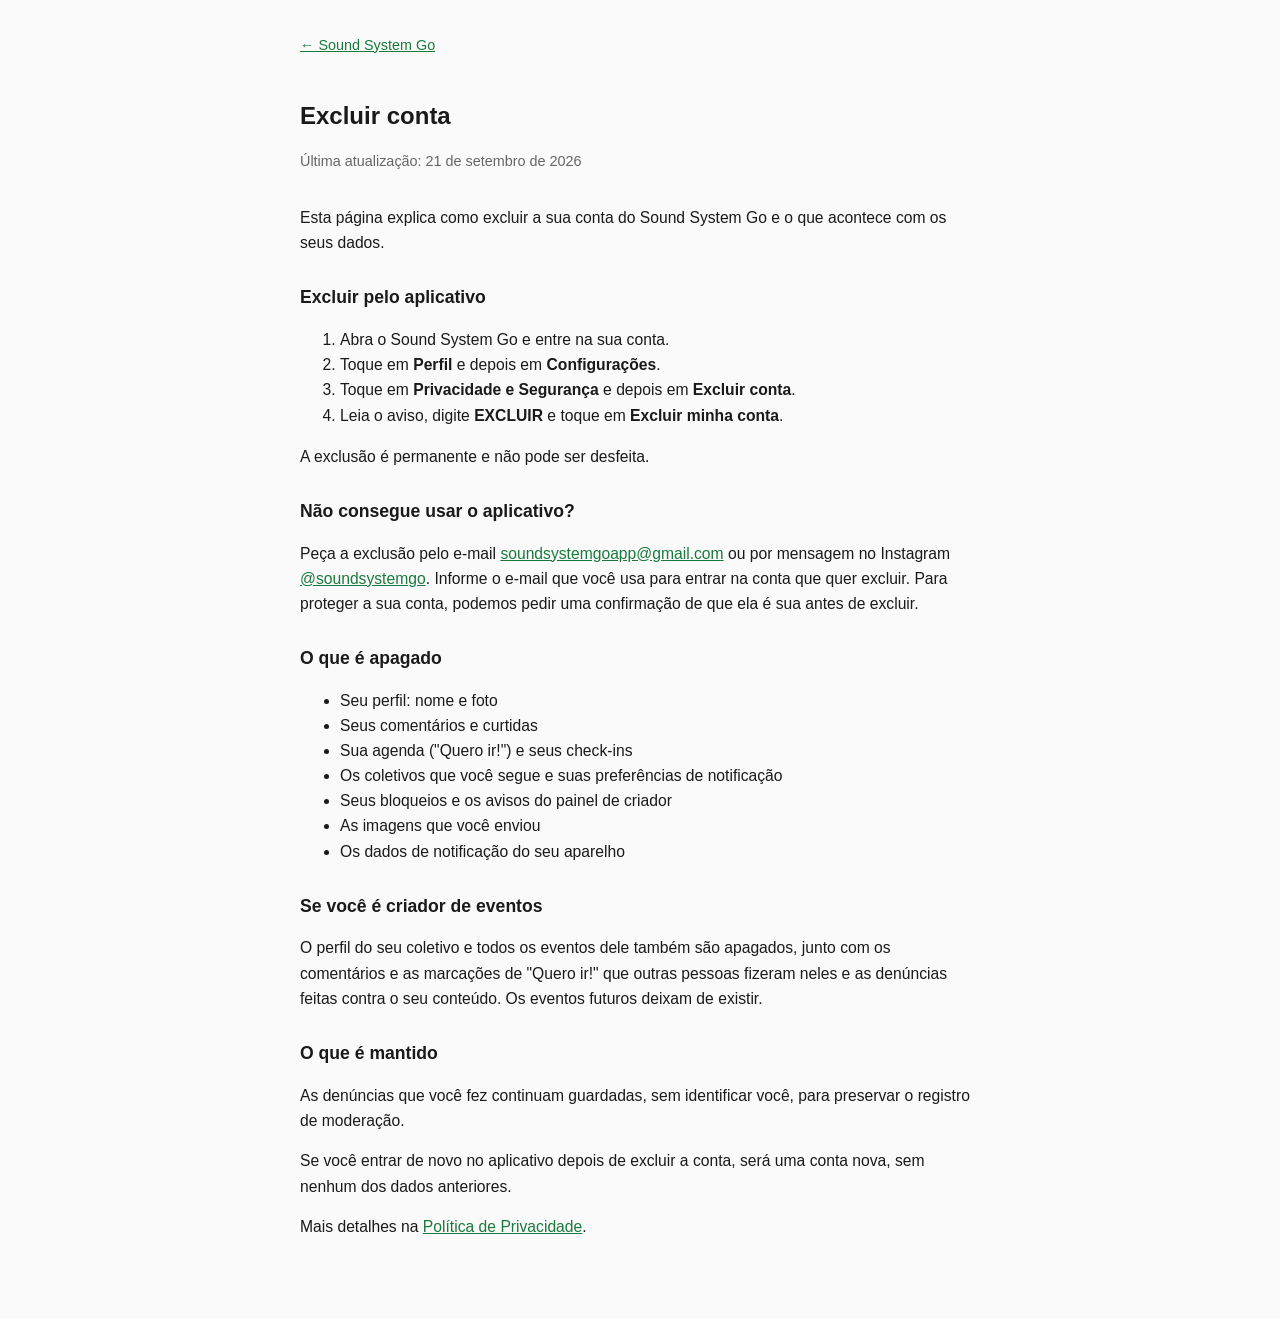
<file: delete-account.html>
<!DOCTYPE html>
<html lang="pt-BR">
<head>
<meta charset="UTF-8">
<meta name="viewport" content="width=device-width, initial-scale=1.0">
<title>Excluir conta — Sound System Go</title>
<style>
  body {
    font-family: -apple-system, BlinkMacSystemFont, "Segoe UI", Roboto, Helvetica, Arial, sans-serif;
    max-width: 680px;
    margin: 0 auto;
    padding: 32px 20px 64px;
    line-height: 1.6;
    color: #1a1a1a;
    background: #fafafa;
  }
  h1 { font-size: 1.5rem; margin-bottom: 4px; }
  .updated { color: #666; font-size: 0.9rem; margin-bottom: 32px; }
  h2 { font-size: 1.1rem; margin-top: 28px; }
  p, li { font-size: 0.98rem; }
  a { color: #1a7a3c; }
  .back { display: inline-block; margin-bottom: 24px; font-size: 0.9rem; }
</style>
</head>
<body>
<a class="back" href="./">&larr; Sound System Go</a>
<h1>Excluir conta</h1>
<p class="updated">Última atualização: 21 de setembro de 2026</p>

<p>Esta página explica como excluir a sua conta do Sound System Go e o que acontece com os seus dados.</p>

<h2>Excluir pelo aplicativo</h2>
<ol>
  <li>Abra o Sound System Go e entre na sua conta.</li>
  <li>Toque em <strong>Perfil</strong> e depois em <strong>Configurações</strong>.</li>
  <li>Toque em <strong>Privacidade e Segurança</strong> e depois em <strong>Excluir conta</strong>.</li>
  <li>Leia o aviso, digite <strong>EXCLUIR</strong> e toque em <strong>Excluir minha conta</strong>.</li>
</ol>
<p>A exclusão é permanente e não pode ser desfeita.</p>

<h2>Não consegue usar o aplicativo?</h2>
<p>Peça a exclusão pelo e-mail <a href="mailto:soundsystemgoapp@gmail.com">soundsystemgoapp@gmail.com</a> ou por mensagem no Instagram <a href="https://www.instagram.com/soundsystemgo" target="_blank" rel="noopener">@soundsystemgo</a>. Informe o e-mail que você usa para entrar na conta que quer excluir. Para proteger a sua conta, podemos pedir uma confirmação de que ela é sua antes de excluir.</p>

<h2>O que é apagado</h2>
<ul>
  <li>Seu perfil: nome e foto</li>
  <li>Seus comentários e curtidas</li>
  <li>Sua agenda ("Quero ir!") e seus check-ins</li>
  <li>Os coletivos que você segue e suas preferências de notificação</li>
  <li>Seus bloqueios e os avisos do painel de criador</li>
  <li>As imagens que você enviou</li>
  <li>Os dados de notificação do seu aparelho</li>
</ul>

<h2>Se você é criador de eventos</h2>
<p>O perfil do seu coletivo e todos os eventos dele também são apagados, junto com os comentários e as marcações de "Quero ir!" que outras pessoas fizeram neles e as denúncias feitas contra o seu conteúdo. Os eventos futuros deixam de existir.</p>

<h2>O que é mantido</h2>
<p>As denúncias que você fez continuam guardadas, sem identificar você, para preservar o registro de moderação.</p>
<p>Se você entrar de novo no aplicativo depois de excluir a conta, será uma conta nova, sem nenhum dos dados anteriores.</p>

<p>Mais detalhes na <a href="privacy.html">Política de Privacidade</a>.</p>
</body>
</html>
</file>
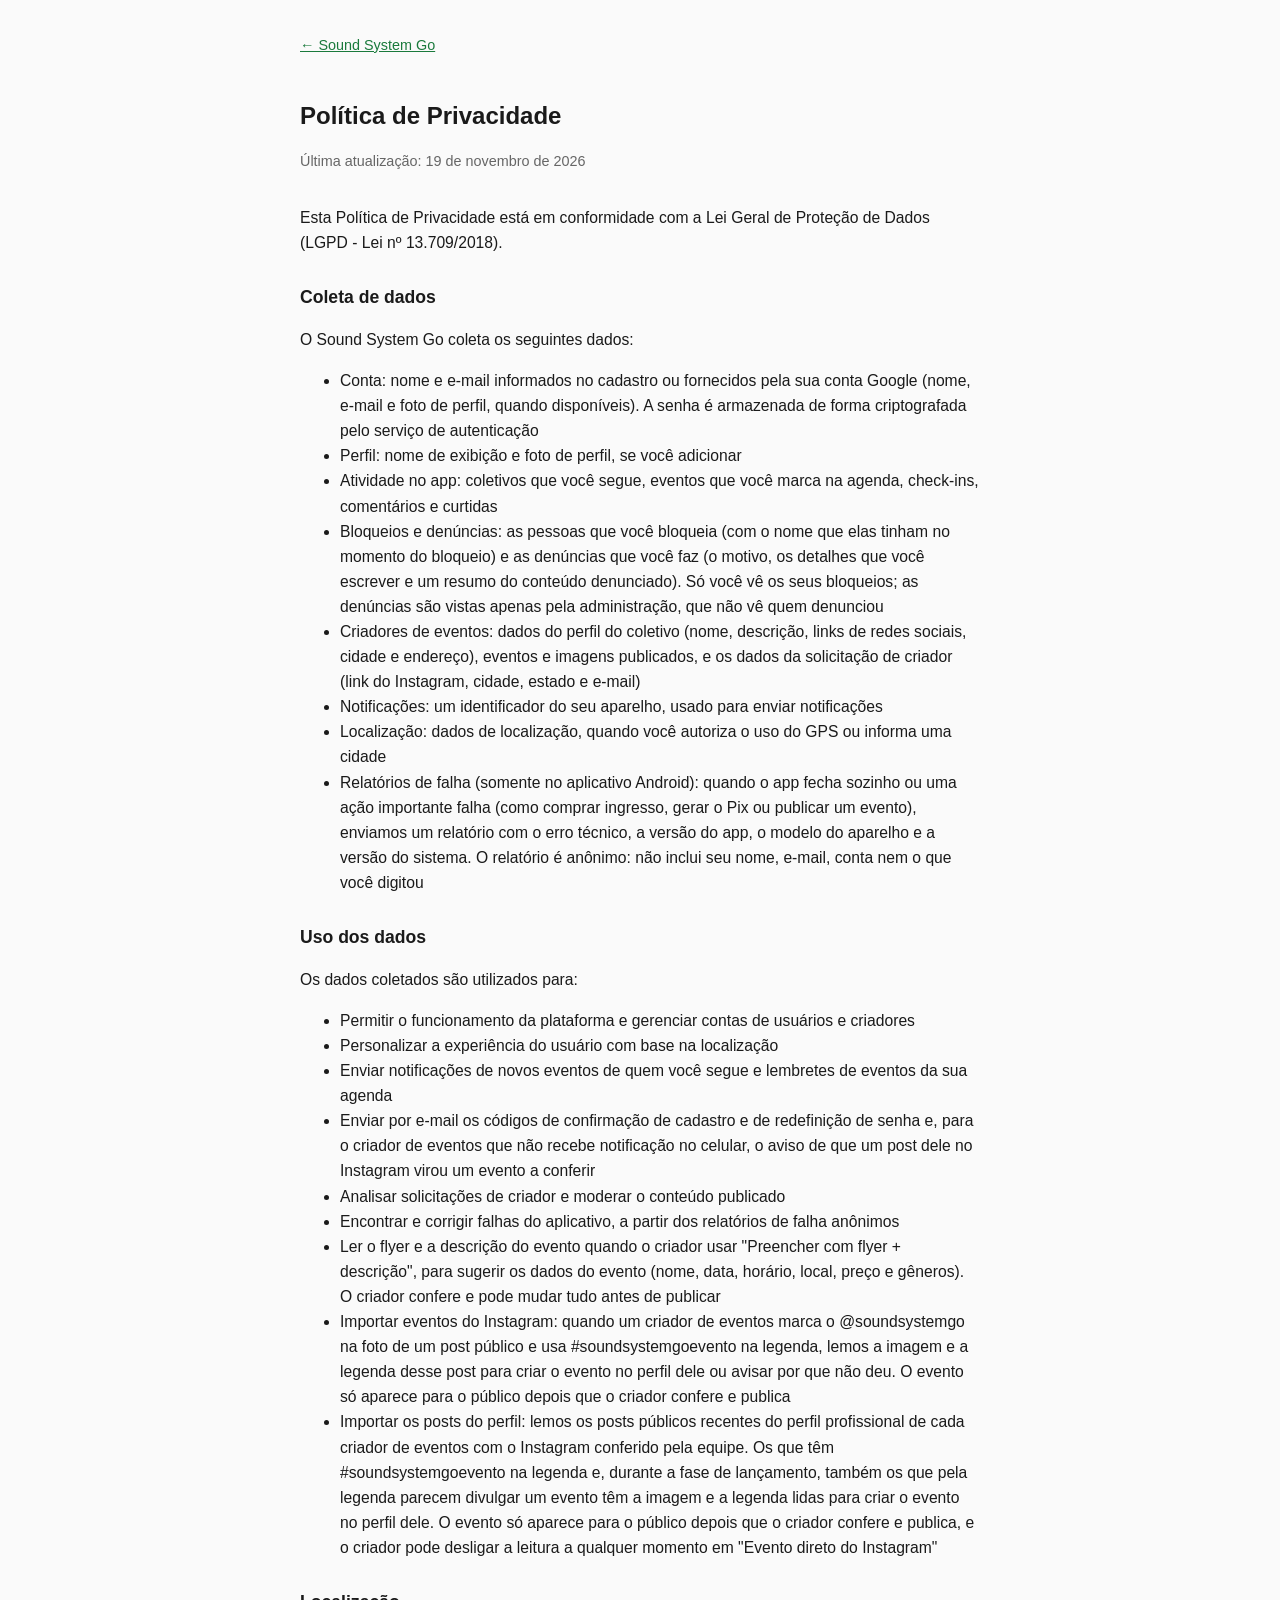
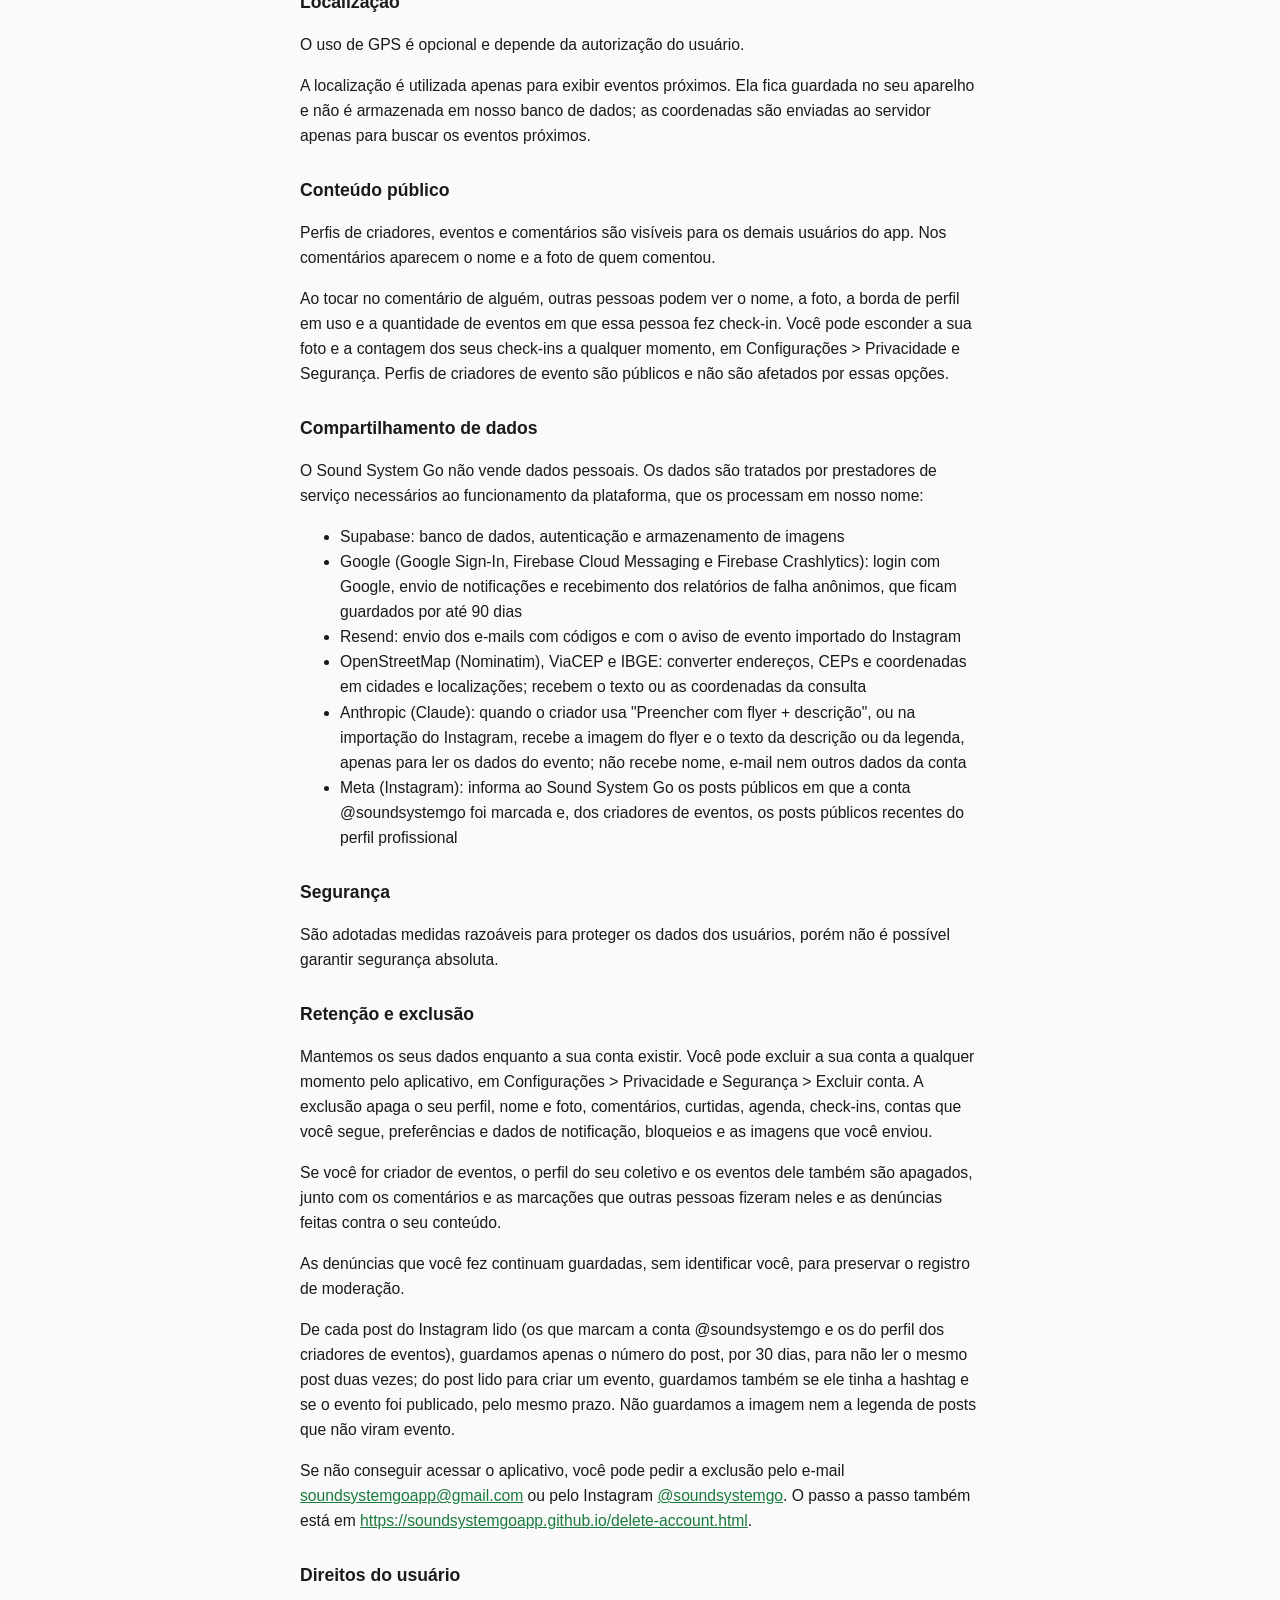
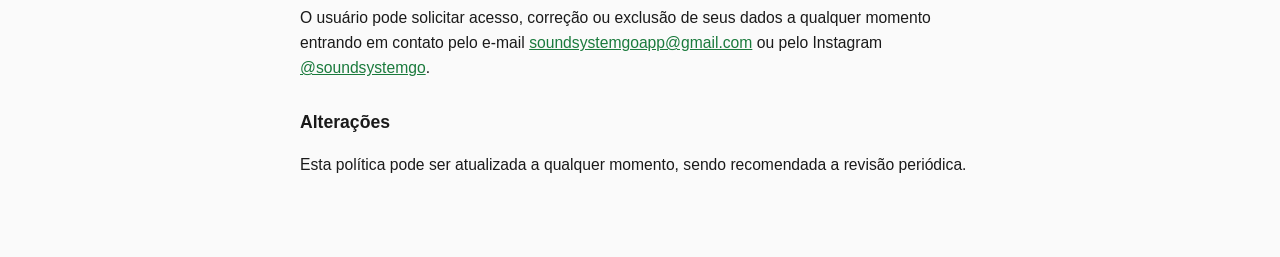
<file: privacy.html>
<!DOCTYPE html>
<html lang="pt-BR">
<head>
<meta charset="UTF-8">
<meta name="viewport" content="width=device-width, initial-scale=1.0">
<title>Política de Privacidade — Sound System Go</title>
<style>
  body {
    font-family: -apple-system, BlinkMacSystemFont, "Segoe UI", Roboto, Helvetica, Arial, sans-serif;
    max-width: 680px;
    margin: 0 auto;
    padding: 32px 20px 64px;
    line-height: 1.6;
    color: #1a1a1a;
    background: #fafafa;
  }
  h1 { font-size: 1.5rem; margin-bottom: 4px; }
  .updated { color: #666; font-size: 0.9rem; margin-bottom: 32px; }
  h2 { font-size: 1.1rem; margin-top: 28px; }
  p, li { font-size: 0.98rem; }
  a { color: #1a7a3c; }
  .back { display: inline-block; margin-bottom: 24px; font-size: 0.9rem; }
</style>
</head>
<body>
<a class="back" href="./">&larr; Sound System Go</a>
<h1>Política de Privacidade</h1>
<p class="updated">Última atualização: 19 de novembro de 2026</p>

<p>Esta Política de Privacidade está em conformidade com a Lei Geral de Proteção de Dados (LGPD - Lei nº 13.709/2018).</p>

<h2>Coleta de dados</h2>
<p>O Sound System Go coleta os seguintes dados:</p>
<ul>
  <li>Conta: nome e e-mail informados no cadastro ou fornecidos pela sua conta Google (nome, e-mail e foto de perfil, quando disponíveis). A senha é armazenada de forma criptografada pelo serviço de autenticação</li>
  <li>Perfil: nome de exibição e foto de perfil, se você adicionar</li>
  <li>Atividade no app: coletivos que você segue, eventos que você marca na agenda, check-ins, comentários e curtidas</li>
  <li>Bloqueios e denúncias: as pessoas que você bloqueia (com o nome que elas tinham no momento do bloqueio) e as denúncias que você faz (o motivo, os detalhes que você escrever e um resumo do conteúdo denunciado). Só você vê os seus bloqueios; as denúncias são vistas apenas pela administração, que não vê quem denunciou</li>
  <li>Criadores de eventos: dados do perfil do coletivo (nome, descrição, links de redes sociais, cidade e endereço), eventos e imagens publicados, e os dados da solicitação de criador (link do Instagram, cidade, estado e e-mail)</li>
  <li>Notificações: um identificador do seu aparelho, usado para enviar notificações</li>
  <li>Localização: dados de localização, quando você autoriza o uso do GPS ou informa uma cidade</li>
  <li>Relatórios de falha (somente no aplicativo Android): quando o app fecha sozinho ou uma ação importante falha (como comprar ingresso, gerar o Pix ou publicar um evento), enviamos um relatório com o erro técnico, a versão do app, o modelo do aparelho e a versão do sistema. O relatório é anônimo: não inclui seu nome, e-mail, conta nem o que você digitou</li>
</ul>

<h2>Uso dos dados</h2>
<p>Os dados coletados são utilizados para:</p>
<ul>
  <li>Permitir o funcionamento da plataforma e gerenciar contas de usuários e criadores</li>
  <li>Personalizar a experiência do usuário com base na localização</li>
  <li>Enviar notificações de novos eventos de quem você segue e lembretes de eventos da sua agenda</li>
  <li>Enviar por e-mail os códigos de confirmação de cadastro e de redefinição de senha e, para o criador de eventos que não recebe notificação no celular, o aviso de que um post dele no Instagram virou um evento a conferir</li>
  <li>Analisar solicitações de criador e moderar o conteúdo publicado</li>
  <li>Encontrar e corrigir falhas do aplicativo, a partir dos relatórios de falha anônimos</li>
  <li>Ler o flyer e a descrição do evento quando o criador usar &quot;Preencher com flyer + descrição&quot;, para sugerir os dados do evento (nome, data, horário, local, preço e gêneros). O criador confere e pode mudar tudo antes de publicar</li>
  <li>Importar eventos do Instagram: quando um criador de eventos marca o @soundsystemgo na foto de um post público e usa #soundsystemgoevento na legenda, lemos a imagem e a legenda desse post para criar o evento no perfil dele ou avisar por que não deu. O evento só aparece para o público depois que o criador confere e publica</li>
  <li>Importar os posts do perfil: lemos os posts públicos recentes do perfil profissional de cada criador de eventos com o Instagram conferido pela equipe. Os que têm #soundsystemgoevento na legenda e, durante a fase de lançamento, também os que pela legenda parecem divulgar um evento têm a imagem e a legenda lidas para criar o evento no perfil dele. O evento só aparece para o público depois que o criador confere e publica, e o criador pode desligar a leitura a qualquer momento em &quot;Evento direto do Instagram&quot;</li>
</ul>

<h2>Localização</h2>
<p>O uso de GPS é opcional e depende da autorização do usuário.</p>
<p>A localização é utilizada apenas para exibir eventos próximos. Ela fica guardada no seu aparelho e não é armazenada em nosso banco de dados; as coordenadas são enviadas ao servidor apenas para buscar os eventos próximos.</p>

<h2>Conteúdo público</h2>
<p>Perfis de criadores, eventos e comentários são visíveis para os demais usuários do app. Nos comentários aparecem o nome e a foto de quem comentou.</p>
<p>Ao tocar no comentário de alguém, outras pessoas podem ver o nome, a foto, a borda de perfil em uso e a quantidade de eventos em que essa pessoa fez check-in. Você pode esconder a sua foto e a contagem dos seus check-ins a qualquer momento, em Configurações &gt; Privacidade e Segurança. Perfis de criadores de evento são públicos e não são afetados por essas opções.</p>

<h2>Compartilhamento de dados</h2>
<p>O Sound System Go não vende dados pessoais. Os dados são tratados por prestadores de serviço necessários ao funcionamento da plataforma, que os processam em nosso nome:</p>
<ul>
  <li>Supabase: banco de dados, autenticação e armazenamento de imagens</li>
  <li>Google (Google Sign-In, Firebase Cloud Messaging e Firebase Crashlytics): login com Google, envio de notificações e recebimento dos relatórios de falha anônimos, que ficam guardados por até 90 dias</li>
  <li>Resend: envio dos e-mails com códigos e com o aviso de evento importado do Instagram</li>
  <li>OpenStreetMap (Nominatim), ViaCEP e IBGE: converter endereços, CEPs e coordenadas em cidades e localizações; recebem o texto ou as coordenadas da consulta</li>
  <li>Anthropic (Claude): quando o criador usa &quot;Preencher com flyer + descrição&quot;, ou na importação do Instagram, recebe a imagem do flyer e o texto da descrição ou da legenda, apenas para ler os dados do evento; não recebe nome, e-mail nem outros dados da conta</li>
  <li>Meta (Instagram): informa ao Sound System Go os posts públicos em que a conta @soundsystemgo foi marcada e, dos criadores de eventos, os posts públicos recentes do perfil profissional</li>
</ul>

<h2>Segurança</h2>
<p>São adotadas medidas razoáveis para proteger os dados dos usuários, porém não é possível garantir segurança absoluta.</p>

<h2>Retenção e exclusão</h2>
<p>Mantemos os seus dados enquanto a sua conta existir. Você pode excluir a sua conta a qualquer momento pelo aplicativo, em Configurações &gt; Privacidade e Segurança &gt; Excluir conta. A exclusão apaga o seu perfil, nome e foto, comentários, curtidas, agenda, check-ins, contas que você segue, preferências e dados de notificação, bloqueios e as imagens que você enviou.</p>
<p>Se você for criador de eventos, o perfil do seu coletivo e os eventos dele também são apagados, junto com os comentários e as marcações que outras pessoas fizeram neles e as denúncias feitas contra o seu conteúdo.</p>
<p>As denúncias que você fez continuam guardadas, sem identificar você, para preservar o registro de moderação.</p>
<p>De cada post do Instagram lido (os que marcam a conta @soundsystemgo e os do perfil dos criadores de eventos), guardamos apenas o número do post, por 30 dias, para não ler o mesmo post duas vezes; do post lido para criar um evento, guardamos também se ele tinha a hashtag e se o evento foi publicado, pelo mesmo prazo. Não guardamos a imagem nem a legenda de posts que não viram evento.</p>
<p>Se não conseguir acessar o aplicativo, você pode pedir a exclusão pelo e-mail <a href="mailto:soundsystemgoapp@gmail.com">soundsystemgoapp@gmail.com</a> ou pelo Instagram <a href="https://www.instagram.com/soundsystemgo" target="_blank" rel="noopener">@soundsystemgo</a>. O passo a passo também está em <a href="https://soundsystemgoapp.github.io/delete-account.html" target="_blank" rel="noopener">https://soundsystemgoapp.github.io/delete-account.html</a>.</p>

<h2>Direitos do usuário</h2>
<p>O usuário pode solicitar acesso, correção ou exclusão de seus dados a qualquer momento entrando em contato pelo e-mail <a href="mailto:soundsystemgoapp@gmail.com">soundsystemgoapp@gmail.com</a> ou pelo Instagram <a href="https://www.instagram.com/soundsystemgo" target="_blank" rel="noopener">@soundsystemgo</a>.</p>

<h2>Alterações</h2>
<p>Esta política pode ser atualizada a qualquer momento, sendo recomendada a revisão periódica.</p>
</body>
</html>
</file>
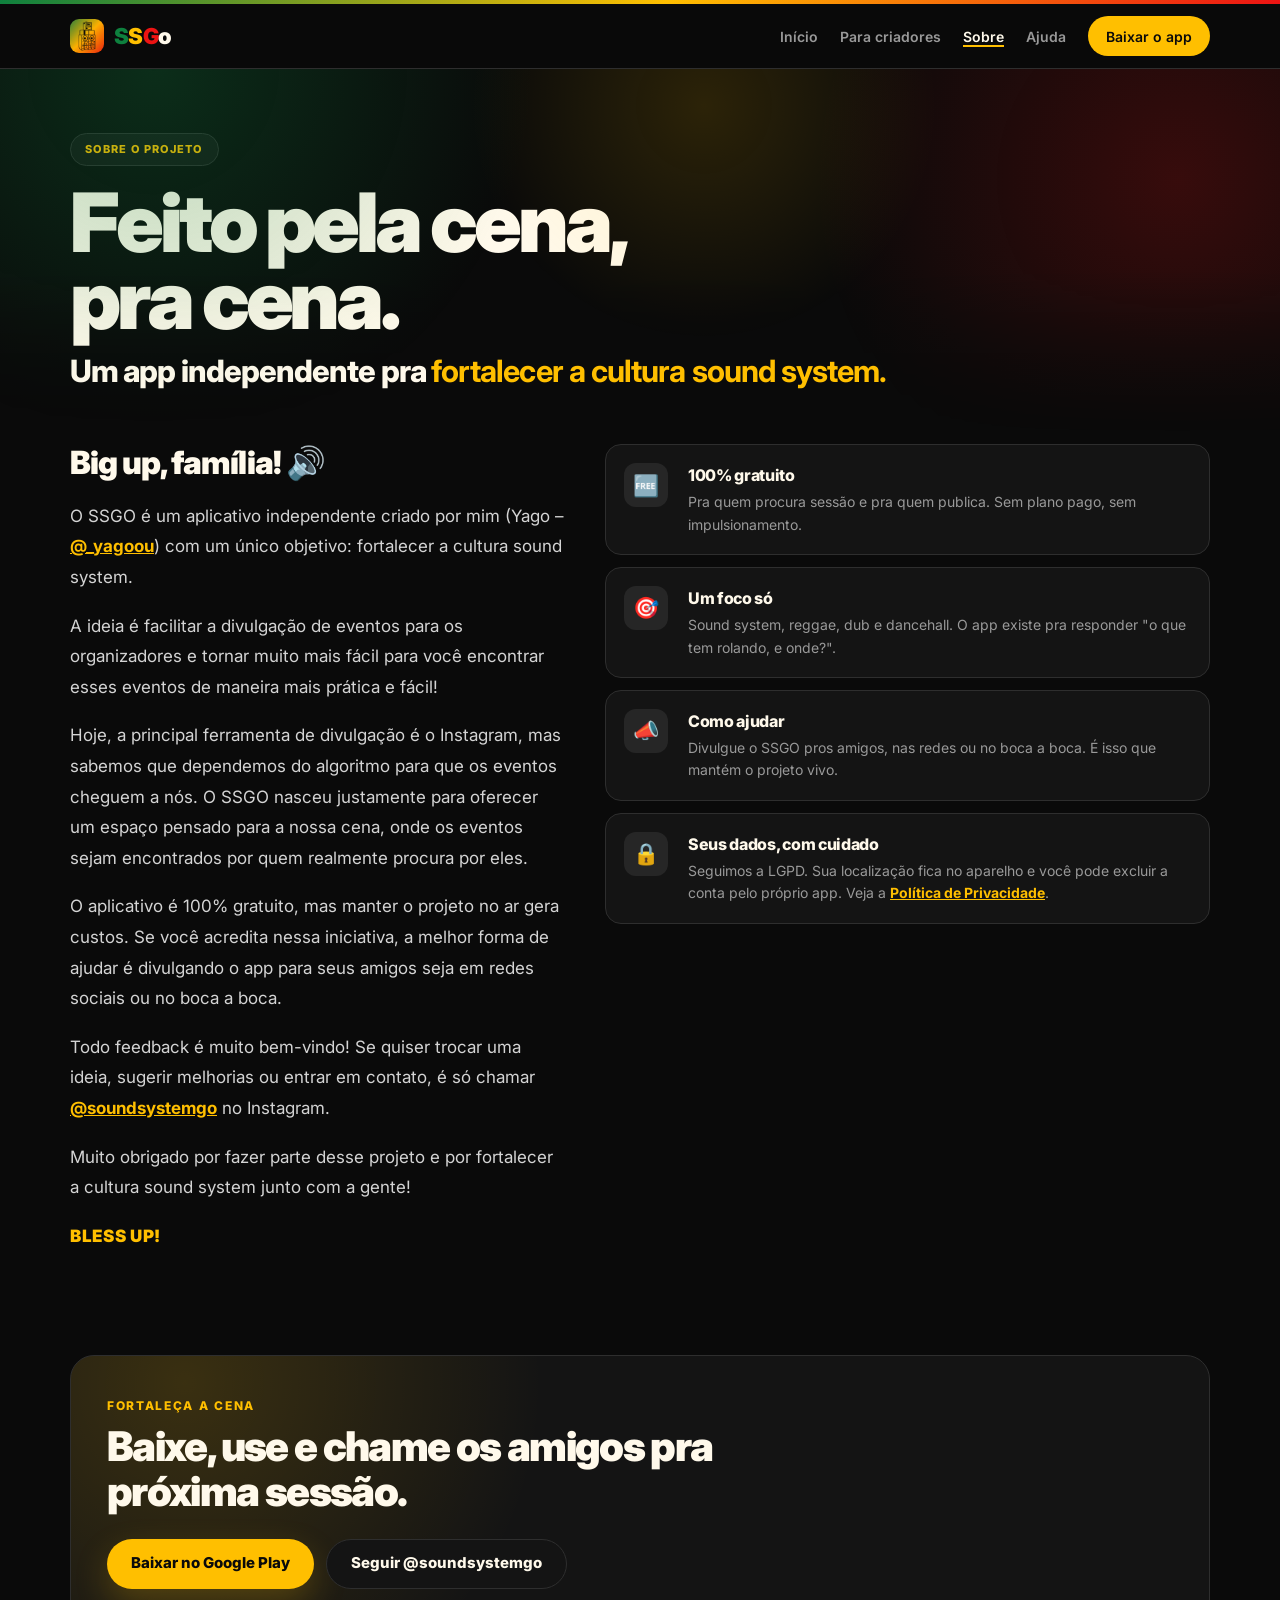
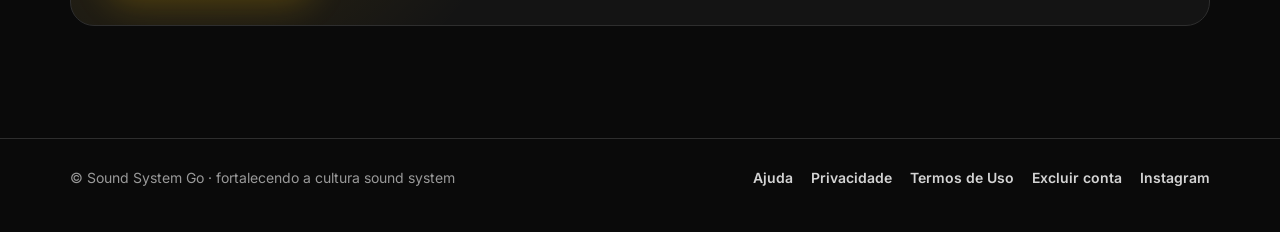
<file: sobre.html>
<!doctype html>
<html lang="pt-BR">
<head>
<meta charset="utf-8">
<meta name="viewport" content="width=device-width, initial-scale=1">
<title>Sobre — Sound System Go</title>
<meta name="description" content="O SSGO é um aplicativo independente e gratuito criado para fortalecer a cultura sound system.">
<meta name="theme-color" content="#0a0a0a">
<meta property="og:type" content="website">
<meta property="og:title" content="Sobre o Sound System Go">
<meta property="og:description" content="Um app independente pra fortalecer a cultura sound system.">
<meta property="og:url" content="https://soundsystemgo.com/sobre.html">
<meta property="og:image" content="https://soundsystemgo.com/assets/og.jpg?v=2">
<meta property="og:image:width" content="1200">
<meta property="og:image:height" content="630">
<meta property="og:image:alt" content="SSGo — Eventos sound system perto de você">
<meta name="twitter:card" content="summary_large_image">
<link rel="icon" type="image/png" href="assets/favicon.png">
<link rel="apple-touch-icon" href="assets/icone.png">
<link rel="preconnect" href="https://fonts.googleapis.com">
<link rel="preconnect" href="https://fonts.gstatic.com" crossorigin>
<link href="https://fonts.googleapis.com/css2?family=Inter:wght@400;500;600;700;800;900&display=swap" rel="stylesheet">
<link rel="stylesheet" href="assets/styles.css">
</head>
<body>

<header class="public-header">
  <div class="rasta-bar"></div>
  <div class="container">
    <a class="brand" href="index.html"><img src="assets/icone.png" alt=""><span class="wordmark"><span class="g">S</span><span class="y">S</span><span class="r">G</span>o</span></a>
    <a class="header-cta header-cta-mobile" href="index.html#baixar">Baixar</a>
    <nav class="nav" aria-label="Principal">
      <a href="index.html">Início</a>
      <a href="criadores.html">Para criadores</a>
      <a href="sobre.html" aria-current="page">Sobre</a>
      <a href="ajuda.html">Ajuda</a>
      <a class="header-cta" href="index.html#baixar">Baixar o app</a>
    </nav>
  </div>
</header>

<main>
<section class="hero">
  <div class="container">
    <span class="kicker">Sobre o projeto</span>
    <h1>Feito pela cena,<br>pra cena.</h1>
    <p class="statement">Um app independente pra <strong>fortalecer a cultura sound system.</strong></p>
  </div>
</section>

<section class="section" style="padding-top:8px">
  <div class="container split">
    <div class="prose">
      <p class="lead">Big up, família! 🔊</p>
      <p>O SSGO é um aplicativo independente criado por mim (Yago – <a href="https://www.instagram.com/_yagoou">@_yagoou</a>) com um único objetivo: fortalecer a cultura sound system.</p>
      <p>A ideia é facilitar a divulgação de eventos para os organizadores e tornar muito mais fácil para você encontrar esses eventos de maneira mais prática e fácil!</p>
      <p>Hoje, a principal ferramenta de divulgação é o Instagram, mas sabemos que dependemos do algoritmo para que os eventos cheguem a nós. O SSGO nasceu justamente para oferecer um espaço pensado para a nossa cena, onde os eventos sejam encontrados por quem realmente procura por eles.</p>
      <p>O aplicativo é 100% gratuito, mas manter o projeto no ar gera custos. Se você acredita nessa iniciativa, a melhor forma de ajudar é divulgando o app para seus amigos seja em redes sociais ou no boca a boca.</p>
      <p>Todo feedback é muito bem-vindo! Se quiser trocar uma ideia, sugerir melhorias ou entrar em contato, é só chamar <a href="https://www.instagram.com/soundsystemgo">@soundsystemgo</a> no Instagram.</p>
      <p>Muito obrigado por fazer parte desse projeto e por fortalecer a cultura sound system junto com a gente!</p>
      <p class="signoff">BLESS UP!</p>
    </div>
    <div class="capability-list">
      <div class="capability-item">
        <div class="capability-icon">🆓</div>
        <div>
          <h3>100% gratuito</h3>
          <p>Pra quem procura sessão e pra quem publica. Sem plano pago, sem impulsionamento.</p>
        </div>
      </div>
      <div class="capability-item">
        <div class="capability-icon">🎯</div>
        <div>
          <h3>Um foco só</h3>
          <p>Sound system, reggae, dub e dancehall. O app existe pra responder "o que tem rolando, e onde?".</p>
        </div>
      </div>
      <div class="capability-item">
        <div class="capability-icon">📣</div>
        <div>
          <h3>Como ajudar</h3>
          <p>Divulgue o SSGO pros amigos, nas redes ou no boca a boca. É isso que mantém o projeto vivo.</p>
        </div>
      </div>
      <div class="capability-item">
        <div class="capability-icon">🔒</div>
        <div>
          <h3>Seus dados, com cuidado</h3>
          <p>Seguimos a LGPD. Sua localização fica no aparelho e você pode excluir a conta pelo próprio app. Veja a <a href="https://soundsystemgoapp.github.io/privacy.html" style="color:var(--gold);font-weight:700">Política de Privacidade</a>.</p>
        </div>
      </div>
    </div>
  </div>
</section>

<section class="section">
  <div class="container">
    <div class="final-cta">
      <span class="eyebrow">Fortaleça a cena</span>
      <h2>Baixe, use e chame os amigos pra próxima sessão.</h2>
      <div class="actions">
        <a class="primary-action" href="https://play.google.com/store/apps/details?id=com.soundsystemgo.app">Baixar no Google Play</a>
        <a class="secondary-action" href="https://www.instagram.com/soundsystemgo">Seguir @soundsystemgo</a>
      </div>
    </div>
  </div>
</section>
</main>

<footer>
  <div class="container">
    <span>© Sound System Go · fortalecendo a cultura sound system</span>
    <nav aria-label="Rodapé">
      <a href="ajuda.html">Ajuda</a>
      <a href="https://soundsystemgoapp.github.io/privacy.html">Privacidade</a>
      <a href="https://soundsystemgoapp.github.io/terms.html">Termos de Uso</a>
      <a href="https://soundsystemgoapp.github.io/delete-account.html">Excluir conta</a>
      <a href="https://www.instagram.com/soundsystemgo">Instagram</a>
    </nav>
  </div>
</footer>

</body>
</html>
</file>
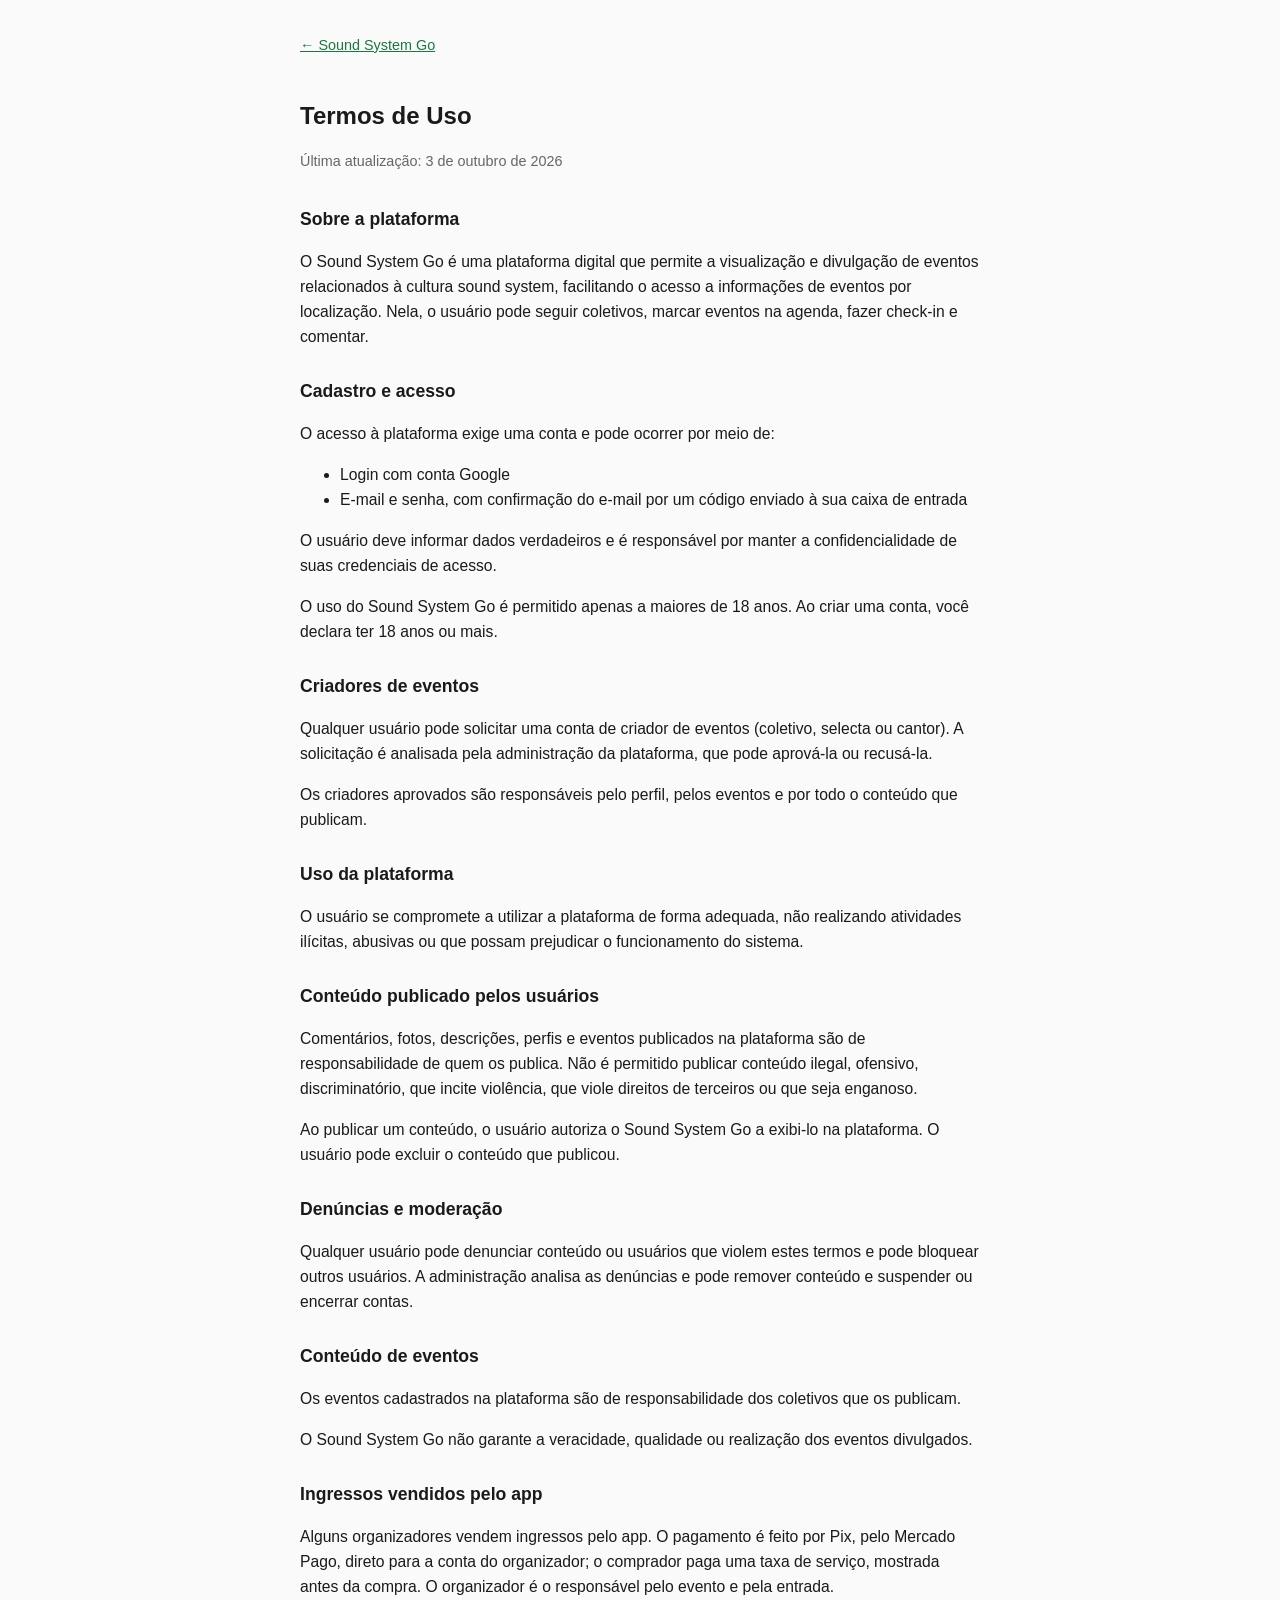
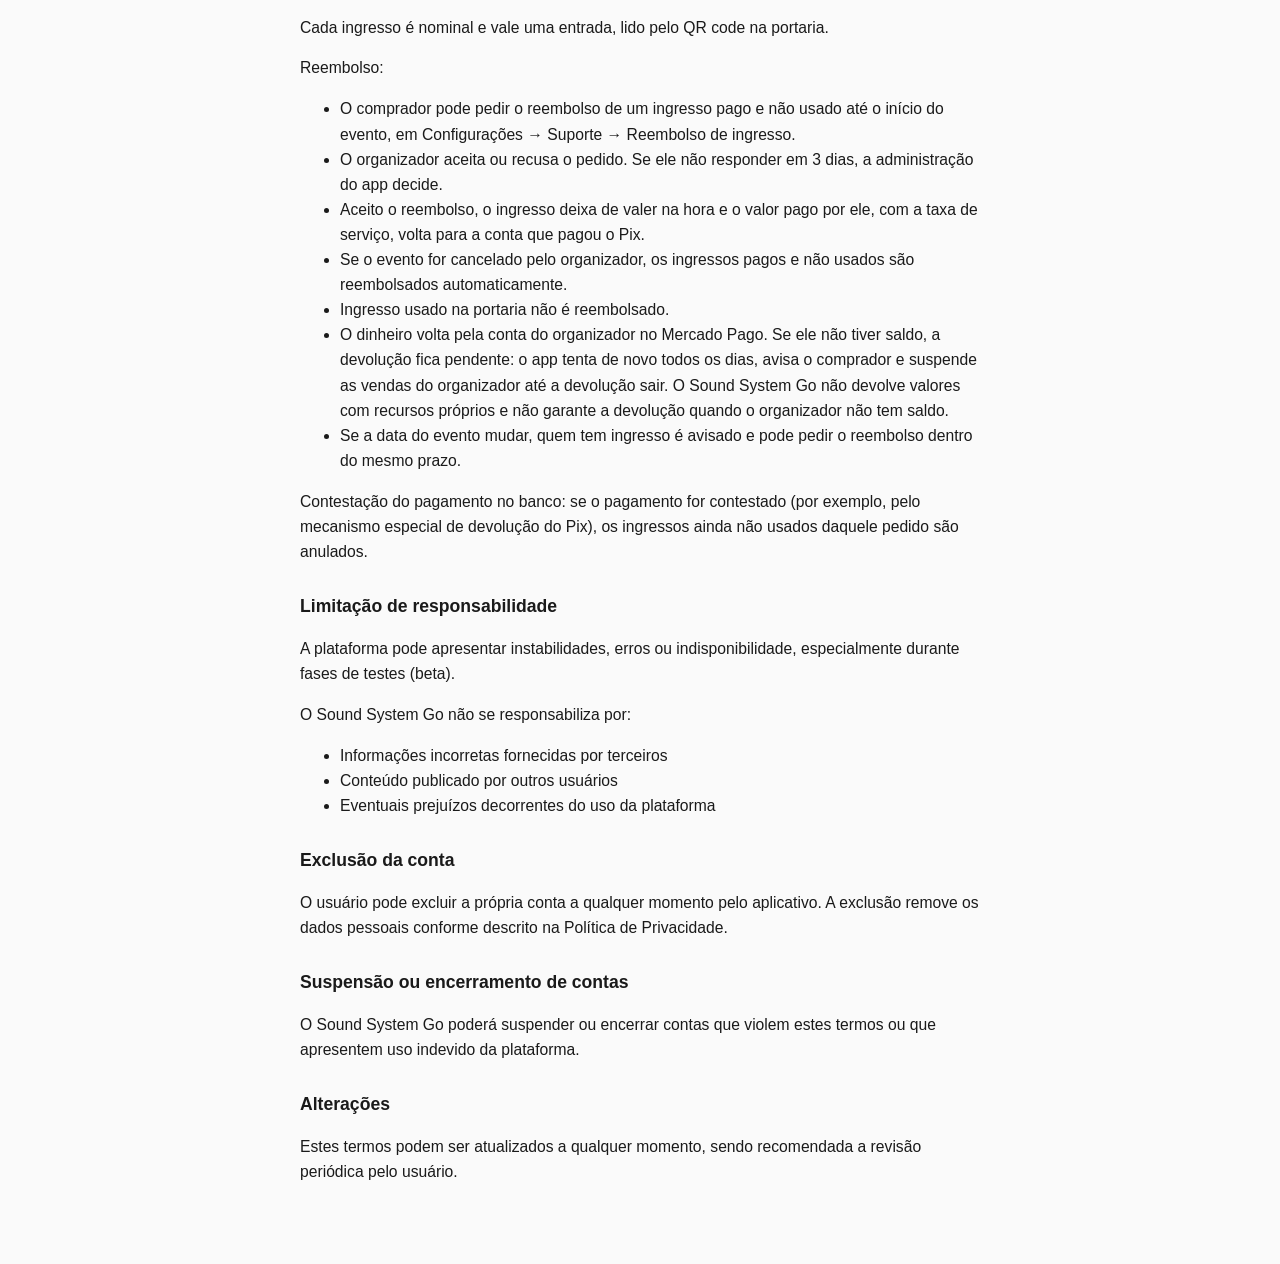
<file: terms.html>
<!DOCTYPE html>
<html lang="pt-BR">
<head>
<meta charset="UTF-8">
<meta name="viewport" content="width=device-width, initial-scale=1.0">
<title>Termos de Uso — Sound System Go</title>
<style>
  body {
    font-family: -apple-system, BlinkMacSystemFont, "Segoe UI", Roboto, Helvetica, Arial, sans-serif;
    max-width: 680px;
    margin: 0 auto;
    padding: 32px 20px 64px;
    line-height: 1.6;
    color: #1a1a1a;
    background: #fafafa;
  }
  h1 { font-size: 1.5rem; margin-bottom: 4px; }
  .updated { color: #666; font-size: 0.9rem; margin-bottom: 32px; }
  h2 { font-size: 1.1rem; margin-top: 28px; }
  p, li { font-size: 0.98rem; }
  a { color: #1a7a3c; }
  .back { display: inline-block; margin-bottom: 24px; font-size: 0.9rem; }
</style>
</head>
<body>
<a class="back" href="./">&larr; Sound System Go</a>
<h1>Termos de Uso</h1>
<p class="updated">Última atualização: 3 de outubro de 2026</p>

<h2>Sobre a plataforma</h2>
<p>O Sound System Go é uma plataforma digital que permite a visualização e divulgação de eventos relacionados à cultura sound system, facilitando o acesso a informações de eventos por localização. Nela, o usuário pode seguir coletivos, marcar eventos na agenda, fazer check-in e comentar.</p>

<h2>Cadastro e acesso</h2>
<p>O acesso à plataforma exige uma conta e pode ocorrer por meio de:</p>
<ul>
  <li>Login com conta Google</li>
  <li>E-mail e senha, com confirmação do e-mail por um código enviado à sua caixa de entrada</li>
</ul>
<p>O usuário deve informar dados verdadeiros e é responsável por manter a confidencialidade de suas credenciais de acesso.</p>
<p>O uso do Sound System Go é permitido apenas a maiores de 18 anos. Ao criar uma conta, você declara ter 18 anos ou mais.</p>

<h2>Criadores de eventos</h2>
<p>Qualquer usuário pode solicitar uma conta de criador de eventos (coletivo, selecta ou cantor). A solicitação é analisada pela administração da plataforma, que pode aprová-la ou recusá-la.</p>
<p>Os criadores aprovados são responsáveis pelo perfil, pelos eventos e por todo o conteúdo que publicam.</p>

<h2>Uso da plataforma</h2>
<p>O usuário se compromete a utilizar a plataforma de forma adequada, não realizando atividades ilícitas, abusivas ou que possam prejudicar o funcionamento do sistema.</p>

<h2>Conteúdo publicado pelos usuários</h2>
<p>Comentários, fotos, descrições, perfis e eventos publicados na plataforma são de responsabilidade de quem os publica. Não é permitido publicar conteúdo ilegal, ofensivo, discriminatório, que incite violência, que viole direitos de terceiros ou que seja enganoso.</p>
<p>Ao publicar um conteúdo, o usuário autoriza o Sound System Go a exibi-lo na plataforma. O usuário pode excluir o conteúdo que publicou.</p>

<h2>Denúncias e moderação</h2>
<p>Qualquer usuário pode denunciar conteúdo ou usuários que violem estes termos e pode bloquear outros usuários. A administração analisa as denúncias e pode remover conteúdo e suspender ou encerrar contas.</p>

<h2>Conteúdo de eventos</h2>
<p>Os eventos cadastrados na plataforma são de responsabilidade dos coletivos que os publicam.</p>
<p>O Sound System Go não garante a veracidade, qualidade ou realização dos eventos divulgados.</p>

<h2>Ingressos vendidos pelo app</h2>
<p>Alguns organizadores vendem ingressos pelo app. O pagamento é feito por Pix, pelo Mercado Pago, direto para a conta do organizador; o comprador paga uma taxa de serviço, mostrada antes da compra. O organizador é o responsável pelo evento e pela entrada.</p>
<p>Cada ingresso é nominal e vale uma entrada, lido pelo QR code na portaria.</p>
<p>Reembolso:</p>
<ul>
  <li>O comprador pode pedir o reembolso de um ingresso pago e não usado até o início do evento, em Configurações → Suporte → Reembolso de ingresso.</li>
  <li>O organizador aceita ou recusa o pedido. Se ele não responder em 3 dias, a administração do app decide.</li>
  <li>Aceito o reembolso, o ingresso deixa de valer na hora e o valor pago por ele, com a taxa de serviço, volta para a conta que pagou o Pix.</li>
  <li>Se o evento for cancelado pelo organizador, os ingressos pagos e não usados são reembolsados automaticamente.</li>
  <li>Ingresso usado na portaria não é reembolsado.</li>
  <li>O dinheiro volta pela conta do organizador no Mercado Pago. Se ele não tiver saldo, a devolução fica pendente: o app tenta de novo todos os dias, avisa o comprador e suspende as vendas do organizador até a devolução sair. O Sound System Go não devolve valores com recursos próprios e não garante a devolução quando o organizador não tem saldo.</li>
  <li>Se a data do evento mudar, quem tem ingresso é avisado e pode pedir o reembolso dentro do mesmo prazo.</li>
</ul>
<p>Contestação do pagamento no banco: se o pagamento for contestado (por exemplo, pelo mecanismo especial de devolução do Pix), os ingressos ainda não usados daquele pedido são anulados.</p>

<h2>Limitação de responsabilidade</h2>
<p>A plataforma pode apresentar instabilidades, erros ou indisponibilidade, especialmente durante fases de testes (beta).</p>
<p>O Sound System Go não se responsabiliza por:</p>
<ul>
  <li>Informações incorretas fornecidas por terceiros</li>
  <li>Conteúdo publicado por outros usuários</li>
  <li>Eventuais prejuízos decorrentes do uso da plataforma</li>
</ul>

<h2>Exclusão da conta</h2>
<p>O usuário pode excluir a própria conta a qualquer momento pelo aplicativo. A exclusão remove os dados pessoais conforme descrito na Política de Privacidade.</p>

<h2>Suspensão ou encerramento de contas</h2>
<p>O Sound System Go poderá suspender ou encerrar contas que violem estes termos ou que apresentem uso indevido da plataforma.</p>

<h2>Alterações</h2>
<p>Estes termos podem ser atualizados a qualquer momento, sendo recomendada a revisão periódica pelo usuário.</p>
</body>
</html>
</file>
<file: assets/styles.css>
:root{
  --bg:#0a0a0a;
  --card:#141414;
  --muted:#262626;
  --border:#2e2e2e;
  --fg:#fff9eb;
  --fg-soft:#d4d4d4;
  --fg-muted:#999;
  --gold:#ffbf00;
  --green:#0e803e;
  --red:#ec1313;
  --rasta:linear-gradient(135deg,#0e803e 0%,#ffbf00 52%,#ec1313 100%);
  --radius:16px;
}
*{box-sizing:border-box;margin:0;padding:0}
html{scroll-behavior:smooth}
@media (prefers-reduced-motion:reduce){html{scroll-behavior:auto}}
body{font-family:"Inter",system-ui,sans-serif;color:var(--fg);background:var(--bg);line-height:1.5;-webkit-font-smoothing:antialiased}
img{display:block;max-width:100%;height:auto}
a{color:inherit}
code{font-size:.92em;background:var(--muted);padding:2px 6px;border-radius:6px}
.container{width:min(1140px,calc(100% - 32px));margin:0 auto}
.rasta-bar{height:4px;background:var(--rasta)}

.public-header{position:sticky;top:0;z-index:40;background:rgba(10,10,10,.86);
  backdrop-filter:blur(20px);-webkit-backdrop-filter:blur(20px);border-bottom:1px solid var(--border)}
.public-header .container{display:flex;align-items:center;justify-content:space-between;min-height:64px;gap:16px}
.brand{display:inline-flex;align-items:center;gap:10px;text-decoration:none;font-weight:900;font-size:22px;letter-spacing:-.03em}
.brand img{width:34px;height:34px;border-radius:9px}
.wordmark .g{color:var(--green)}
.wordmark .y{color:var(--gold)}
.wordmark .r{color:var(--red)}
.nav{display:flex;gap:22px;align-items:center}
.nav a{color:var(--fg-muted);font-size:14px;font-weight:600;text-decoration:none}
.nav a:hover,.nav a[aria-current="page"]{color:var(--fg)}
.nav a[aria-current="page"]{box-shadow:inset 0 -2px 0 var(--gold)}
.header-cta{display:inline-flex;align-items:center;min-height:40px;padding:0 18px;border-radius:999px;
  background:var(--gold);color:#0a0a0a !important;font-size:14px;font-weight:800;text-decoration:none}

.hero{position:relative;padding:64px 0 48px;overflow:hidden}
.hero::before{content:"";position:absolute;inset:0;pointer-events:none;
  background:radial-gradient(circle at 12% 0%,rgba(14,128,62,.30),transparent 32%),
             radial-gradient(circle at 55% 10%,rgba(255,191,0,.14),transparent 30%),
             radial-gradient(circle at 92% 30%,rgba(236,19,19,.20),transparent 30%);
  -webkit-mask-image:linear-gradient(#000 55%,transparent);mask-image:linear-gradient(#000 55%,transparent)}
.hero-grid{position:relative;display:grid;grid-template-columns:minmax(0,1.1fr) minmax(0,.9fr);gap:40px;align-items:center}
.kicker{display:inline-flex;align-items:center;gap:8px;padding:7px 14px;border:1px solid var(--border);
  border-radius:999px;background:var(--card);font-size:11px;font-weight:800;letter-spacing:.1em;text-transform:uppercase;color:var(--gold)}
h1{font-size:clamp(44px,6.4vw,84px);line-height:.95;font-weight:900;letter-spacing:-.05em;margin:18px 0 14px}
.statement{font-size:clamp(22px,2.4vw,34px);font-weight:800;letter-spacing:-.03em;line-height:1.15}
.statement strong{color:var(--gold)}
.hero-text{margin-top:16px;max-width:560px;color:var(--fg-soft);font-size:16px;line-height:1.7}
.actions{display:flex;gap:12px;margin-top:26px;flex-wrap:wrap}
.primary-action,.secondary-action{display:inline-flex;align-items:center;justify-content:center;gap:8px;
  min-height:50px;padding:0 24px;border-radius:999px;font-size:15px;font-weight:800;text-decoration:none;transition:transform .15s,box-shadow .15s}
.primary-action{color:#0a0a0a;background:var(--gold);box-shadow:0 14px 34px rgba(255,191,0,.22)}
.primary-action:hover{transform:translateY(-1px);box-shadow:0 18px 40px rgba(255,191,0,.30)}
.secondary-action{color:var(--fg);background:var(--card);border:1px solid var(--border)}
.secondary-action:hover{border-color:var(--gold)}
.hero-points{display:flex;gap:10px 20px;margin-top:26px;flex-wrap:wrap}
.hero-points span{display:inline-flex;align-items:center;gap:8px;font-size:13.5px;font-weight:700;color:var(--fg)}
.hero-points span::before{content:"";width:8px;height:8px;border-radius:999px;background:var(--green);
  box-shadow:0 0 0 5px rgba(14,128,62,.22)}

.phones{position:relative;display:flex;justify-content:center;min-height:540px}
.phone{width:min(270px,62%);border-radius:34px;padding:8px;background:#1c1c1c;border:1px solid #333;
  box-shadow:0 30px 70px rgba(0,0,0,.6)}
.phone img{border-radius:26px;aspect-ratio:9/20;object-fit:cover;width:100%}
.phones .phone:first-child{position:relative;z-index:2;transform:translateX(-18%) rotate(-3deg)}
.phones .phone:last-child{position:absolute;top:44px;right:4%;transform:rotate(5deg);opacity:.92}
.phones.single .phone{position:relative;top:auto;right:auto;transform:none;opacity:1}

.section{padding:52px 0}
.eyebrow{color:var(--gold);font-size:12px;font-weight:800;letter-spacing:.14em;text-transform:uppercase}
.section-title{font-size:clamp(28px,3.4vw,46px);line-height:1.05;font-weight:900;letter-spacing:-.04em;margin:10px 0 12px}
.section-text{max-width:720px;color:var(--fg-soft);font-size:16px;line-height:1.7}
.process-grid{display:grid;grid-template-columns:repeat(4,minmax(0,1fr));gap:1px;overflow:hidden;
  border:1px solid var(--border);border-radius:var(--radius);background:var(--border);margin-top:28px}
.process-card{min-height:210px;padding:24px;background:var(--card)}
.process-card span{display:inline-flex;align-items:center;justify-content:center;width:44px;height:44px;
  border-radius:12px;color:#0a0a0a;background:var(--gold);font-weight:900;font-size:14px}
.process-card:nth-child(4n+1) span{background:var(--green);color:var(--fg)}
.process-card:nth-child(4n+3) span{background:var(--red);color:var(--fg)}
.process-card h3{margin:16px 0 8px;font-size:17px;font-weight:800;letter-spacing:-.02em}
.process-card p{color:var(--fg-muted);font-size:14px;line-height:1.6}

.split{display:grid;grid-template-columns:minmax(0,.9fr) minmax(0,1.1fr);gap:40px;align-items:start}
.capability-list{display:grid;gap:12px}
.capability-item{display:grid;grid-template-columns:48px minmax(0,1fr);gap:16px;padding:18px;
  border:1px solid var(--border);border-radius:var(--radius);background:var(--card)}
.capability-icon{display:flex;align-items:center;justify-content:center;width:44px;height:44px;border-radius:12px;
  background:var(--muted);font-size:21px}
.capability-item h3{font-size:16px;font-weight:800;letter-spacing:-.02em;margin-bottom:4px}
.capability-item p{color:var(--fg-muted);font-size:14px;line-height:1.6}

.tiers{display:flex;flex-wrap:wrap;gap:10px;margin-top:22px}
.tier{display:inline-flex;align-items:center;gap:10px;padding:8px 14px 8px 8px;border-radius:999px;
  background:var(--card);border:1px solid var(--border);font-size:14px;font-weight:700}
.tier i{width:26px;height:26px;border-radius:999px;border:3px solid var(--ring);background:var(--muted)}
.tier small{color:var(--fg-muted);font-weight:600}
.tier.legends i{border:none;background:conic-gradient(#0e803e,#ffbf00,#ec1313,#0e803e);
  -webkit-mask:radial-gradient(circle,transparent 9px,#000 10px);mask:radial-gradient(circle,transparent 9px,#000 10px)}

.time-card{border-radius:24px;padding:32px;position:relative;overflow:hidden;
  background:linear-gradient(135deg,#0f2418 0%,#1a1a1a 55%,#2a0f0f 120%);border:1px solid var(--border)}
.time-card::before{content:"";position:absolute;left:0;top:0;bottom:0;width:5px;background:var(--rasta)}
.time-card h2{font-size:clamp(24px,2.8vw,38px);font-weight:900;letter-spacing:-.035em;line-height:1.1}
.time-card>p{margin-top:12px;color:var(--fg-soft);font-size:15px;line-height:1.7;max-width:700px}
.compare{display:grid;grid-template-columns:1fr 1fr;gap:14px;margin-top:24px}
.compare-box{border-radius:var(--radius);padding:20px;background:rgba(255,255,255,.04);border:1px solid rgba(255,255,255,.08)}
.compare-box b{display:block;font-size:11px;letter-spacing:.12em;text-transform:uppercase;color:var(--fg-muted);margin-bottom:10px}
.compare-box.after b{color:var(--gold)}
.compare-box p{color:var(--fg-soft);font-size:15px;line-height:1.65}

.final-cta{border-radius:24px;padding:36px;border:1px solid var(--border);margin-bottom:60px;position:relative;overflow:hidden;
  background:radial-gradient(circle at 10% 10%,rgba(255,191,0,.16),transparent 34%),var(--card)}
.final-cta h2{font-size:clamp(26px,3.2vw,42px);font-weight:900;letter-spacing:-.04em;line-height:1.08;max-width:760px;margin-top:8px}
.final-cta p{color:var(--fg-soft);margin-top:10px;max-width:640px;line-height:1.65}
.store-note{font-size:13px;color:var(--fg-muted);margin-top:16px}

.badge-soon{display:inline-flex;align-items:center;padding:4px 10px;border-radius:999px;font-size:11px;font-weight:800;
  letter-spacing:.08em;text-transform:uppercase;background:rgba(255,191,0,.14);color:var(--gold);border:1px solid rgba(255,191,0,.3)}

.prose{max-width:720px}
.prose p{color:var(--fg-soft);font-size:17px;line-height:1.8;margin-top:18px}
.prose p:first-child{margin-top:0}
.prose .lead{font-size:clamp(24px,2.6vw,32px);font-weight:900;color:var(--fg);letter-spacing:-.03em;line-height:1.2}
.prose .signoff{font-weight:900;color:var(--gold);letter-spacing:.04em}
.prose a{color:var(--gold);font-weight:700}

.faq{display:grid;gap:10px;margin-top:26px}
.faq details{border:1px solid var(--border);border-radius:var(--radius);background:var(--card)}
.faq summary{cursor:pointer;list-style:none;padding:18px 52px 18px 20px;font-weight:800;font-size:16px;position:relative}
.faq summary::-webkit-details-marker{display:none}
.faq summary::after{content:"+";position:absolute;right:20px;top:50%;transform:translateY(-50%);
  font-size:22px;font-weight:700;color:var(--gold)}
.faq details[open] summary::after{content:"–"}
.faq details>div{padding:0 20px 20px;color:var(--fg-soft);font-size:15px;line-height:1.7}
.faq details>div p+p{margin-top:10px}
.faq a{color:var(--gold);font-weight:700}

.contact-grid{display:grid;grid-template-columns:repeat(3,minmax(0,1fr));gap:12px;margin-top:26px}
.contact-card{display:block;padding:22px;border-radius:var(--radius);border:1px solid var(--border);background:var(--card);text-decoration:none}
.contact-card:hover{border-color:var(--gold)}
.contact-card b{display:block;font-size:12px;letter-spacing:.12em;text-transform:uppercase;color:var(--fg-muted)}
.contact-card span{display:block;margin-top:8px;font-size:16px;font-weight:800;word-break:break-word}
.contact-card small{display:block;margin-top:6px;color:var(--fg-muted);font-size:13.5px;line-height:1.55}

footer{border-top:1px solid var(--border);padding:28px 0 44px;color:var(--fg-muted);font-size:14px}
footer .container{display:flex;justify-content:space-between;gap:16px 24px;flex-wrap:wrap;align-items:center}
footer nav{display:flex;gap:8px 18px;flex-wrap:wrap}
footer a{color:var(--fg-soft);text-decoration:none;font-weight:600}
footer a:hover{color:var(--gold)}

:focus-visible{outline:2px solid var(--gold);outline-offset:3px;border-radius:6px}

/* Evento direto do Instagram (change tutorial-instagram) */
.process-grid.five{grid-template-columns:repeat(5,minmax(0,1fr))}
.process-grid.three{grid-template-columns:repeat(3,minmax(0,1fr))}
.important-box{margin-top:20px;padding:22px;border-radius:var(--radius);background:var(--card);border:1px solid rgba(255,191,0,.45)}
.important-box h3{color:var(--gold);font-size:17px;font-weight:800;margin-bottom:10px}
.important-box ul{list-style:none;display:grid;gap:8px}
.important-box li{position:relative;padding-left:18px;color:var(--fg-soft);font-size:15px;line-height:1.6}
.important-box li::before{content:"";position:absolute;left:0;top:.6em;width:7px;height:7px;border-radius:999px;background:var(--gold)}
.section-link{display:inline-block;margin-top:20px;color:var(--gold);font-weight:800;text-decoration:none}
.section-link:hover{text-decoration:underline}

@media (max-width:1000px){
  .hero-grid,.split{grid-template-columns:1fr}
  .process-grid,.process-grid.five{grid-template-columns:repeat(2,minmax(0,1fr))}
  .process-grid.five .process-card:last-child{grid-column:1/-1}
  .phones{min-height:480px}
}
@media (max-width:760px){
  .public-header .container{flex-wrap:wrap;padding:10px 0;gap:10px}
  .nav{order:3;width:100%;gap:18px;overflow-x:auto;padding-bottom:4px;scrollbar-width:none}
  .nav .header-cta{display:none}
  .hero{padding:40px 0 32px}
  .process-grid,.process-grid.five,.process-grid.three,.compare,.contact-grid{grid-template-columns:1fr}
  .primary-action,.secondary-action{width:100%}
  .phones{min-height:420px}
  .phone{width:58%}
  .time-card,.final-cta{padding:24px}
}
@media (min-width:761px){.header-cta-mobile{display:none}}
</file>
